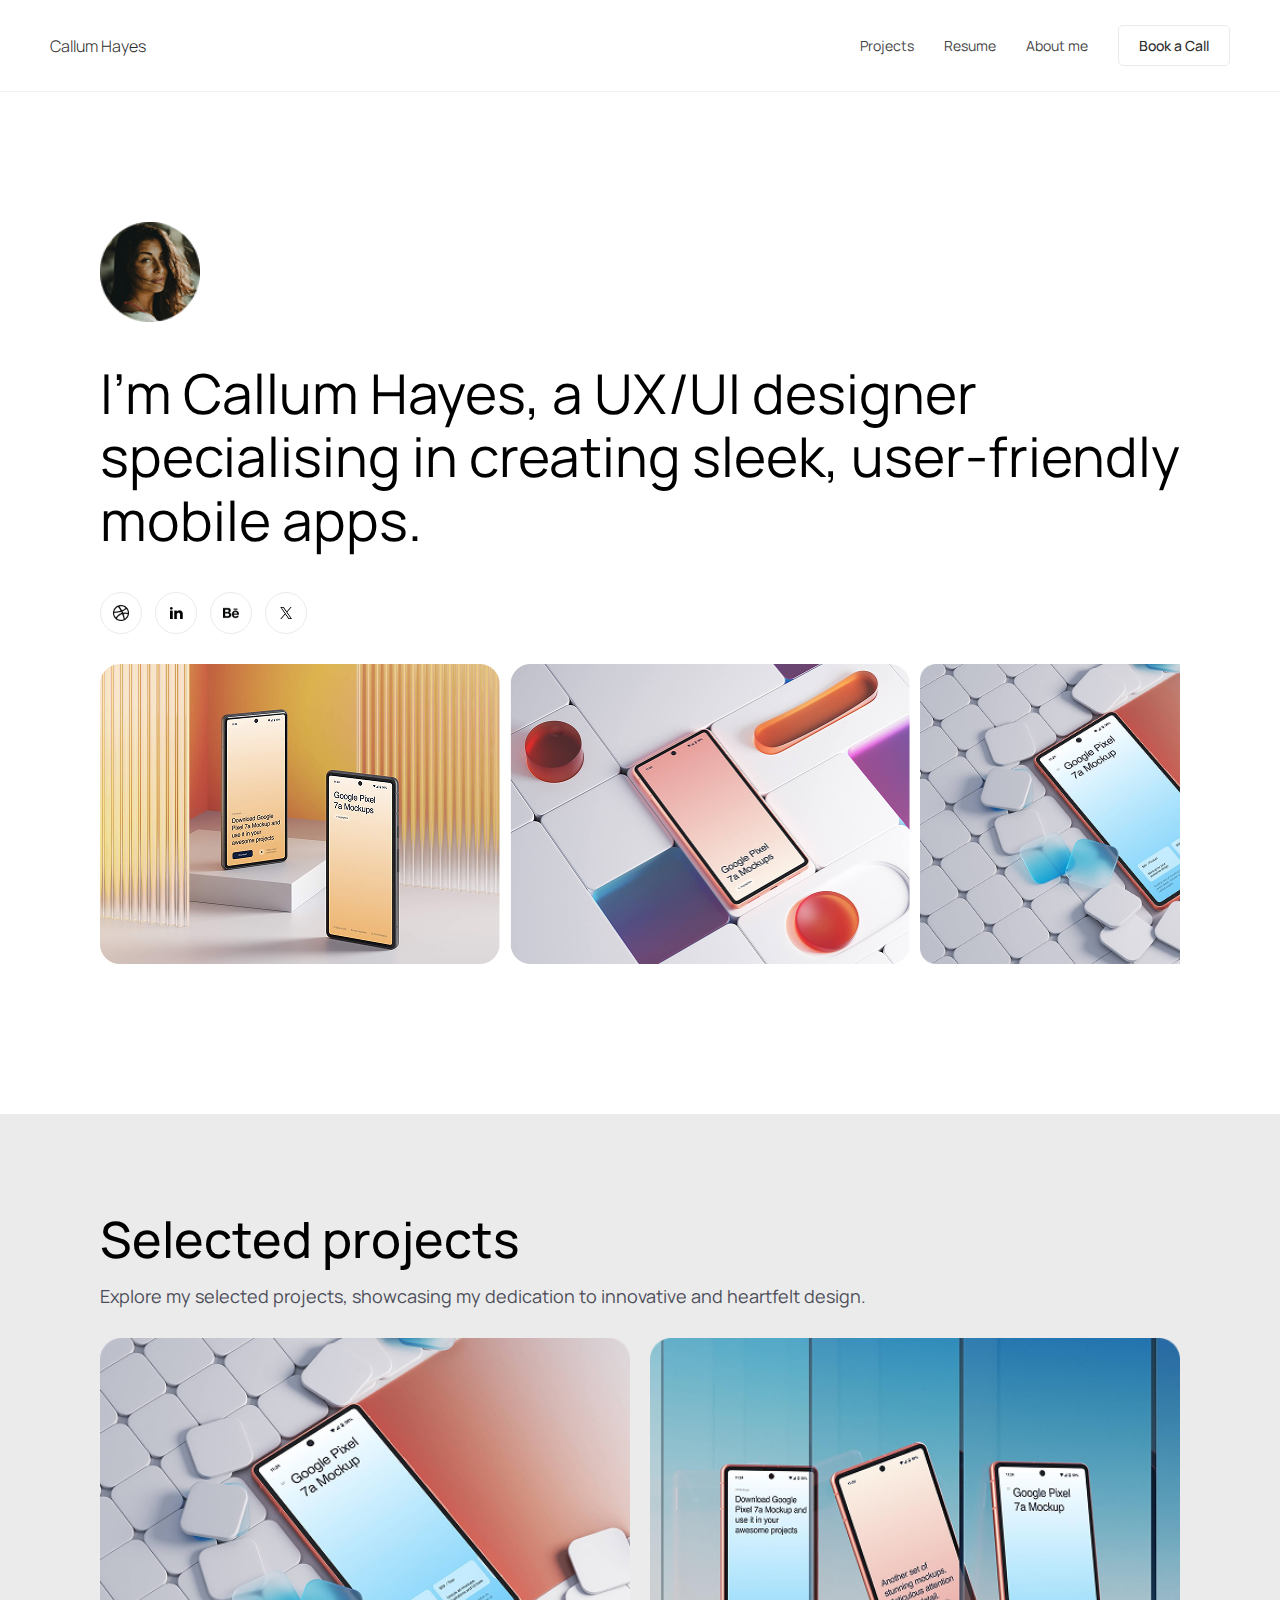
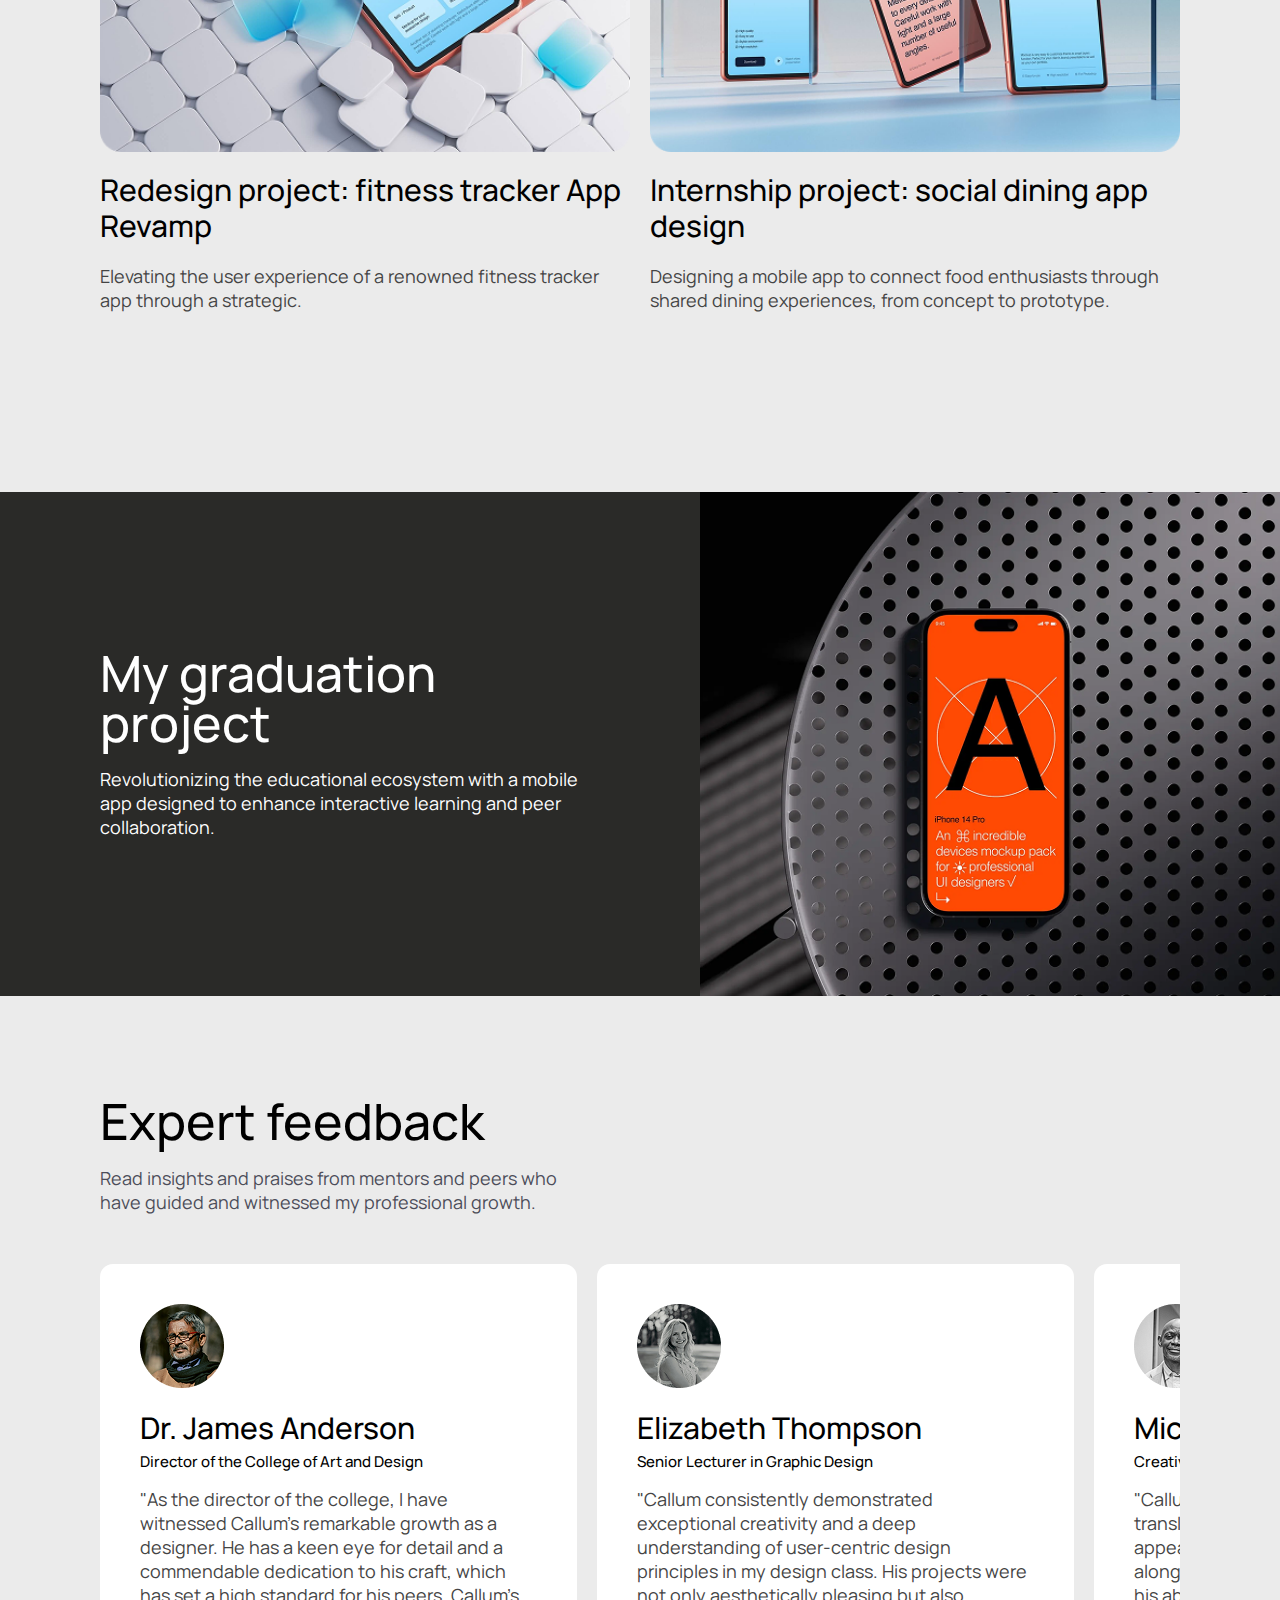
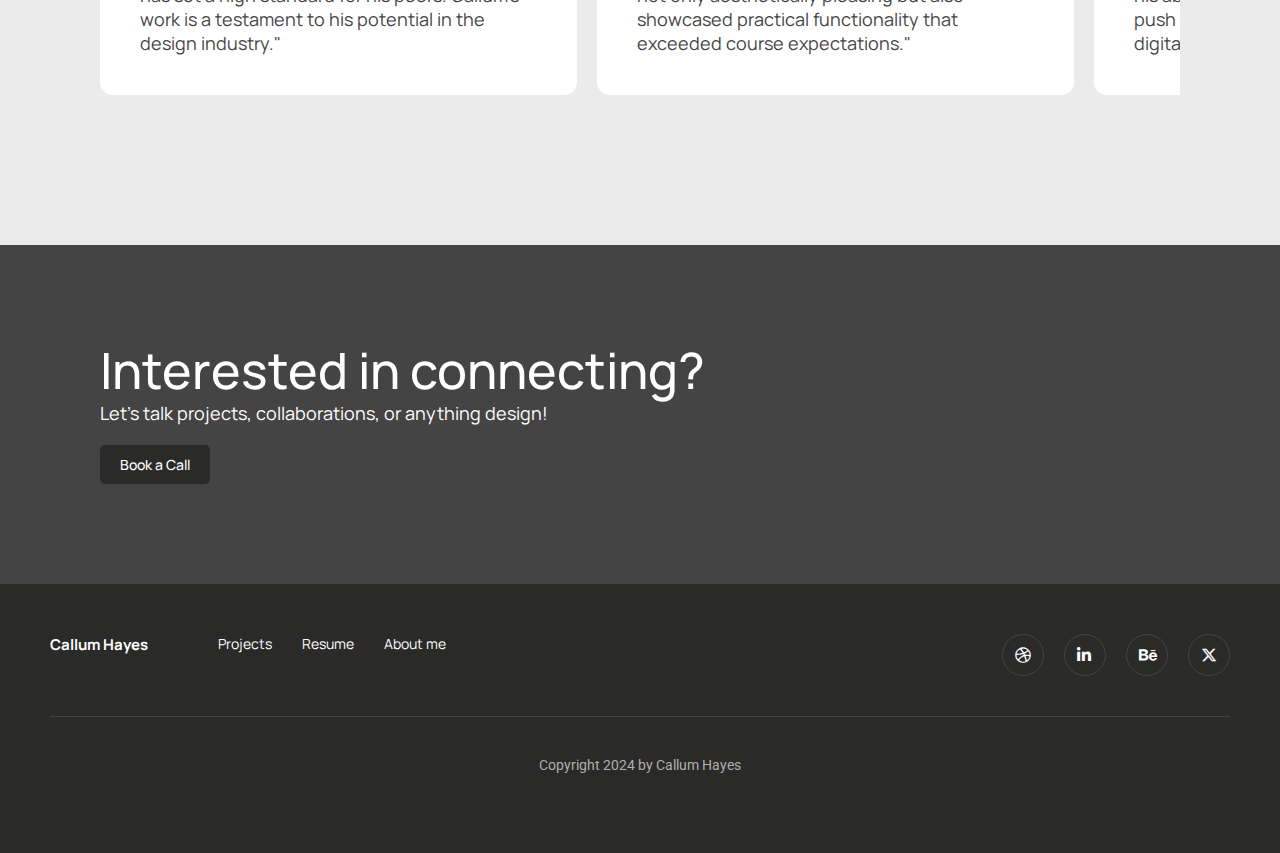
<file: index.html>
<!DOCTYPE html>
<html lang="en">
<head>
  <meta charset="UTF-8">
  <meta name="viewport" content="width=device-width, initial-scale=1.0">
  <title>Portfolio Website - Oge</title>
  <link rel="stylesheet" href="css/styles.css">
  <link rel="stylesheet" href="https://cdnjs.cloudflare.com/ajax/libs/font-awesome/6.5.0/css/all.min.css" integrity="sha512-..." crossorigin="anonymous" referrerpolicy="no-referrer" />
</head>

<body>

  <header>
    <!-- CONTENT -->
    <div class="header-content">
      <h1 class="logo"><a href="index.html">Callum Hayes</a></h1>
      <button class="button menu-button" id="menuButton">Menu</button>
      <nav class="links" id="navLinks">
        <ul>
          <li><a href="pages/projects.html">Projects</a></li>
          <li><a href="pages/resume.html">Resume</a></li>
          <li><a href="pages/about.html">About me</a></li>
        </ul>
        <a href="#" onclick="event.preventDefault();" class="button white-button">Book a Call</a>
      </nav>
    </div>
    <!-- DIVIDER -->
    <div class="divider"></div>
  </header>

  <main>
    <section class="one">
      <!-- CONTENT -->
      <div class="content">
        <img class="profile-picture" src="images/profiles/profile-1.png" alt="Site Owner's Image - Callum Hayes">
        <p class="regular-heading">I'm Callum Hayes, a UX/UI designer specialising in creating sleek, user-friendly mobile apps.</p>
        <div class="icons white-icons">
          <a class="icon">
            <img src="images/icons/dribbble.png" alt="Dribbble Icon">
          </a>
          <a class="icon">
            <img src="images/icons/linkedin.png" alt="Linkedin Icon">
          </a>
          <a class="icon">
            <img src="images/icons/behance.png" alt="Behance Icon">
          </a>
          <a class="icon">
            <img src="images/icons/x.png" alt="X Icon" style="width: 12px; height: 12px;"> <!-- Inline CSS was used because this icon is bigger than the other icons. -->
          </a>
        </div>
      </div>
      <!-- CAROUSEL -->
      <div class="carousel">
        <img src="images/projects/project-1.png" alt="Project Image" draggable="false">
        <img src="images/projects/project-2.png" alt="Project Image" draggable="false">
        <img src="images/projects/project-3.png" alt="Project Image" draggable="false">
      </div>
    </section>

    <section class="two">
      <!-- CONTENT -->
      <div class="content">
        <h2 class="medium-heading">Selected projects</h2>
        <p class="paragraph">Explore my selected projects, showcasing my dedication to innovative and heartfelt design.</p>
      </div>
      <!-- PROJECTS -->
      <div class="projects">
        <a href="pages/projects/project-1.html" class="project">
          <img src="images/projects/project-3.png" alt="Project Image">
          <h3 class="small-heading">Redesign project: fitness tracker App Revamp</h3>
          <p class="paragraph">Elevating the user experience of a renowned fitness tracker app through a strategic.</p>
        </a>
        <a href="pages/projects/project-1.html" class="project">
          <img src="images/projects/project-4.png" alt="Project Image">
          <h3 class="small-heading">Internship project: social dining app design</h3>
          <p class="paragraph">Designing a mobile app to connect food enthusiasts through shared dining experiences, from concept to prototype.</p>
        </div>
      </div>
    </section>

    <section class="three">
      <!-- CONTENT -->
      <div class="content">
        <h2 class="medium-heading">My graduation project</h2>
        <p class="paragraph">Revolutionizing the educational ecosystem with a mobile app designed to enhance interactive learning and peer collaboration.</p>
      </div>
      <!-- IMAGE -->
      <div class="image">
        <img src="images/projects/project-5.png" alt="Project Image">
      </div>
    </section>

    <section class="four">
      <!-- CONTENT -->
      <div class="content">
        <h2 class="medium-heading">Expert feedback</h2>
        <p class="paragraph">Read insights and praises from mentors and peers who have guided and witnessed my professional growth.</p>
      </div>
      <!-- TESTIMONIALS -->
      <div class="testimonials carousel">
        <div class="testimonial">
          <img src="images/profiles/profile-2.png" alt="Testimonial Profile Image">
          <figure>
            <figcaption>
              <p class="small-heading">Dr. James Anderson</p>
              <p class="caption">Director of the College of Art and Design</p>
            </figcaption>
            <blockquote>
              <p class="paragraph">"As the director of the college, I have witnessed Callum's remarkable growth as a designer. He has a keen eye for detail and a commendable dedication to his craft, which has set a high standard for his peers. Callum's work is a testament to his potential in the design industry."</p>
            </blockquote>
          </figure>
        </div>
        <div class="testimonial">
          <img src="images/profiles/profile-3.png" alt="Testimonial Profile Image">
          <figure>
            <figcaption>
              <p class="small-heading">Elizabeth Thompson</p>
              <p class="caption">Senior Lecturer in Graphic Design</p>
            </figcaption>
            <blockquote>
              <p class="paragraph">"Callum consistently demonstrated exceptional creativity and a deep understanding of user-centric design principles in my design class. His projects were not only aesthetically pleasing but also showcased practical functionality that exceeded course expectations."</p>
            </blockquote>
          </figure>
        </div>
        <div class="testimonial">
          <img src="images/profiles/profile-4.png" alt="Testimonial Profile Image">
          <figure>
            <figcaption>
              <p class="small-heading">Michael Richards</p>
              <p class="caption">Creative Director & Design Mentor</p>
            </figcaption>
            <blockquote>
              <p class="paragraph">"Callum has an extraordinary talent for translating complex concepts into visually appealing and intuitive designs. Working alongside him as a mentor, I was impressed by his ability to seamlessly integrate feedback and push the boundaries of what's possible in digital design."</p>
            </blockquote>
          </figure>
        </div>
      </div>
    </section>
    
    <section class="contact">
      <!-- CONTENT -->
      <div class="content">
        <p class="medium-heading">Interested in connecting?</p>
        <p class="paragraph">Let’s talk projects, collaborations, or anything design!</p>
      </div>
      <a href="#" onclick="event.preventDefault();" class="button black-button">Book a Call</a>
    </section>
  </main>

  <footer>
    <div class="footer-links">
      <!-- CONTENT -->
      <div class="content">
        <p><a href="index.html">Callum Hayes</a></p>
        <nav>
          <ul>
            <li><a href="pages/projects.html">Projects</a></li>
            <li><a href="pages/resume.html">Resume</a></li>
            <li><a href="pages/about.html">About me</a></li>
          </ul>
        </nav>
      </div>
      <!-- ICONS -->
      <div class="icons black-icons" aria-label="Dribbble Icon">
        <a class="icon">
          <i class="fa-brands fa-dribbble"></i>
        </a>
        <a class="icon" aria-label="Dribbble Icon">
          <i class="fa-brands fa-linkedin-in"></i>
        </a>
        <a class="icon" aria-label="Behance Icon">
          <i class="fa-brands fa-behance"></i>
        </a>
        <a class="icon" aria-label="X Icon">
          <i class="fa-brands fa-x-twitter"></i>
        </a>
      </div>
    </div>
    <!-- DIVIDER -->
    <div class="divider"></div>
    <!-- COPYRIGHT -->
    <p class="copyright">Copyright 2024 by Callum Hayes</p>
    
  </footer>
  
  <script src="js/app.js"></script>
</body>
</html>
</file>
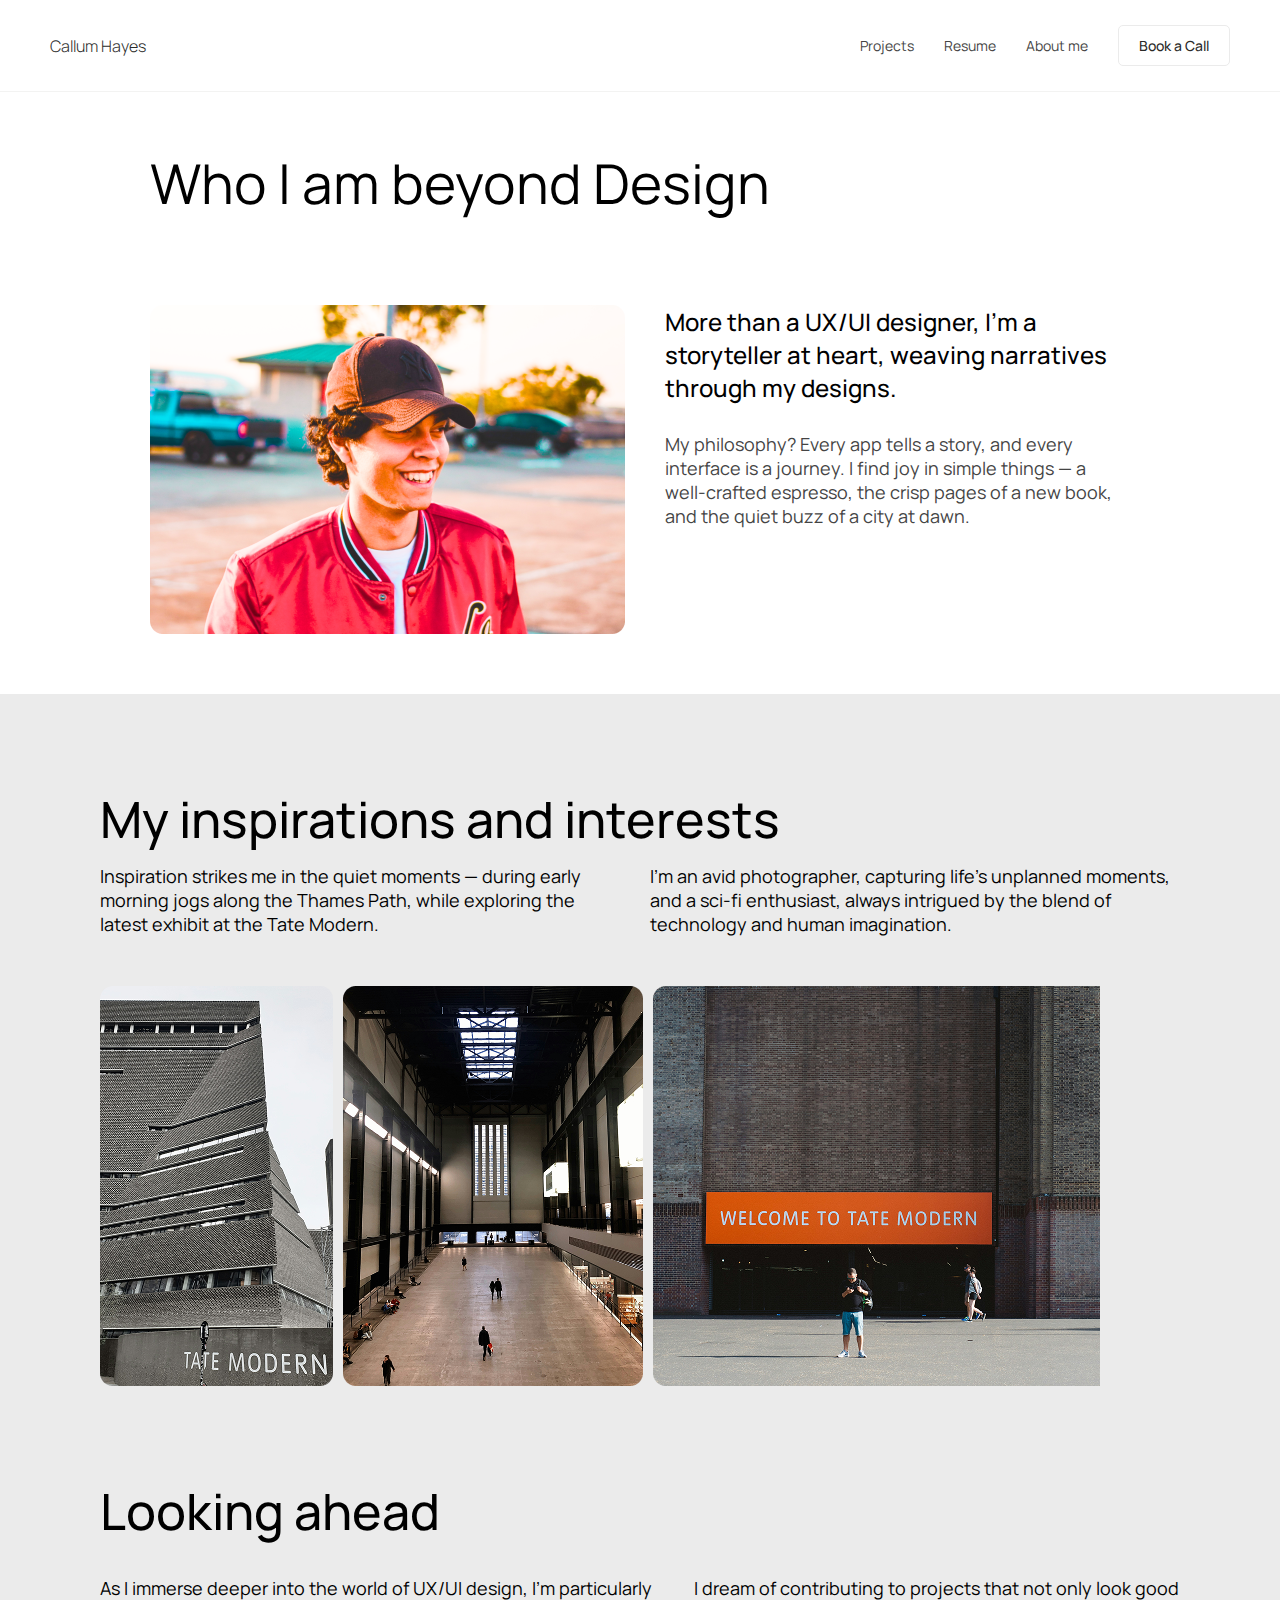
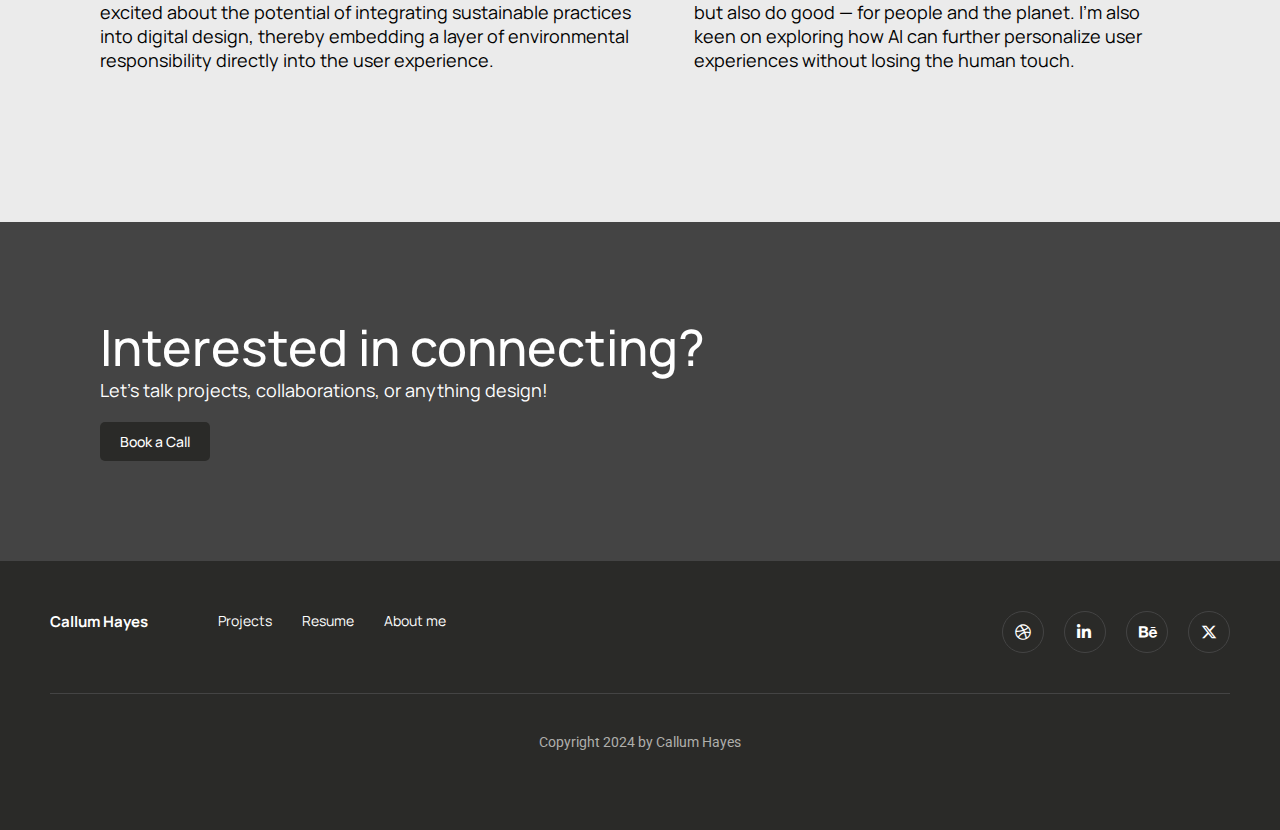
<file: pages/about.html>
<!DOCTYPE html>
<html lang="en">
<head>
  <meta charset="UTF-8">
  <meta name="viewport" content="width=device-width, initial-scale=1.0">
  <title>Portfolio Website - Oge</title>
  <link rel="stylesheet" href="../css/styles.css">
  <link rel="stylesheet" href="https://cdnjs.cloudflare.com/ajax/libs/font-awesome/6.5.0/css/all.min.css" integrity="sha512-..." crossorigin="anonymous" referrerpolicy="no-referrer" />
</head>

<body>

  <header>
    <!-- CONTENT -->
    <div class="header-content">
      <h1 class="logo"><a href="../index.html">Callum Hayes</a></h1>
      <button class="button menu-button" id="menuButton">Menu</button>
      <nav class="links" id="navLinks">
        <ul>
          <li><a href="projects.html">Projects</a></li>
          <li><a href="resume.html">Resume</a></li>
          <li><a href="about.html">About me</a></li>
        </ul>
        <a href="#" onclick="event.preventDefault();" class="button white-button">Book a Call</a>
      </nav>
    </div>
    <!-- DIVIDER -->
    <div class="divider"></div>
  </header>

  <main>
    <section class="seven">
      <h2 class="regular-heading">Who I am beyond Design</h2>
      <div class="container">
        <!-- IMAGE -->
        <img src="../images/about-page/image-1.png" alt="Website Owner's Image">
        <!-- CONTENT -->
        <div class="content">
          <p class="about-paragraph">More than a UX/UI designer, I'm a storyteller at heart, weaving narratives through my designs.</p>
          <p class="paragraph">My philosophy? Every app tells a story, and every interface is a journey. I find joy in simple things — a well-crafted espresso, the crisp pages of a new book, and the quiet buzz of a city at dawn.</p>
        </div>
      </div>
    </section>

    <section class="eight">
      <div class="content">
        <h2 class="medium-heading">My inspirations and interests</h2>
        <div class="two-columns">
          <p class="paragraph">Inspiration strikes me in the quiet moments — during early morning jogs along the Thames Path, while exploring the latest exhibit at the Tate Modern.</p>
          <p class="paragraph">I'm an avid photographer, capturing life's unplanned moments, and a sci-fi enthusiast, always intrigued by the blend of technology and human imagination.</p>
        </div>
      </div>
      <div class="interests carousel">
        <img src="../images/about-page/image-2.png" alt="Exterior Architecture">
        <img src="../images/about-page/image-3.png" alt="Interior Architecture">
        <img src="../images/about-page/image-4.png" alt="Signage">
      </div>
    </section>

    <section class="nine">
      <div class="content">
        <h2 class="medium-heading">Looking ahead</h2>
        <div class="two-columns">
          <p class="paragraph">As I immerse deeper into the world of UX/UI design, I'm particularly excited about the potential of integrating sustainable practices into digital design, thereby embedding a layer of environmental responsibility directly into the user experience.</p>
          <p class="paragraph">I dream of contributing to projects that not only look good but also do good — for people and the planet. I'm also keen on exploring how AI can further personalize user experiences without losing the human touch.</p>
        </div>
      </div>
    </section>
    
    <section class="contact">
      <!-- CONTENT -->
      <div class="content">
        <p class="medium-heading">Interested in connecting?</p>
        <p class="paragraph">Let’s talk projects, collaborations, or anything design!</p>
      </div>
      <a href="#" onclick="event.preventDefault();" class="button black-button">Book a Call</a>
    </section>
  </main>

  <footer>
    <div class="footer-links">
      <!-- CONTENT -->
      <div class="content">
        <p><a href="../index.html">Callum Hayes</a></p>
        <nav>
          <ul>
            <li><a href="projects.html">Projects</a></li>
            <li><a href="resume.html">Resume</a></li>
            <li><a href="about.html">About me</a></li>
          </ul>
        </nav>
      </div>
      <!-- ICONS -->
      <div class="icons black-icons" aria-label="Dribbble Icon">
        <a class="icon">
          <i class="fa-brands fa-dribbble"></i>
        </a>
        <a class="icon" aria-label="Dribbble Icon">
          <i class="fa-brands fa-linkedin-in"></i>
        </a>
        <a class="icon" aria-label="Behance Icon">
          <i class="fa-brands fa-behance"></i>
        </a>
        <a class="icon" aria-label="X Icon">
          <i class="fa-brands fa-x-twitter"></i>
        </a>
      </div>
    </div>
    <!-- DIVIDER -->
    <div class="divider"></div>
    <!-- COPYRIGHT -->
    <p class="copyright">Copyright 2024 by Callum Hayes</p>
    
  </footer>
  
  <script src="../js/app.js"></script>
</body>
</html>
</file>
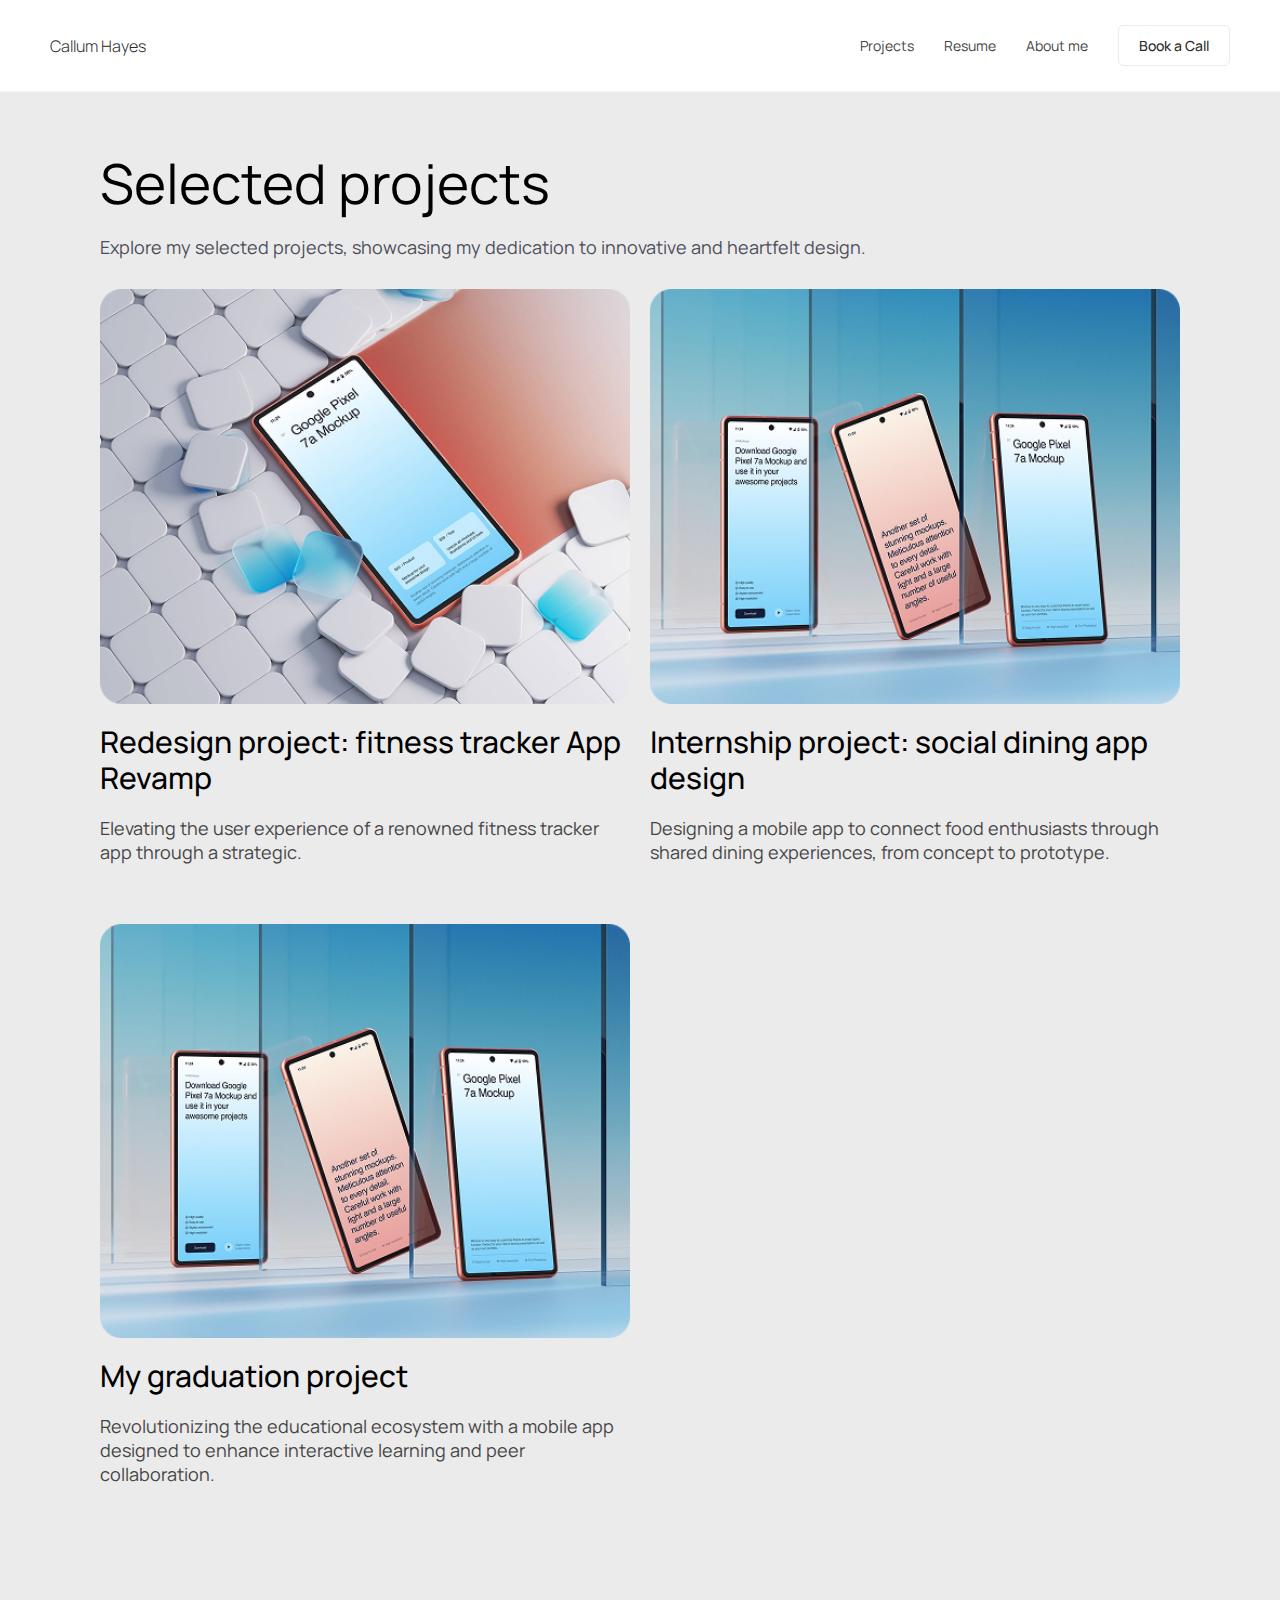
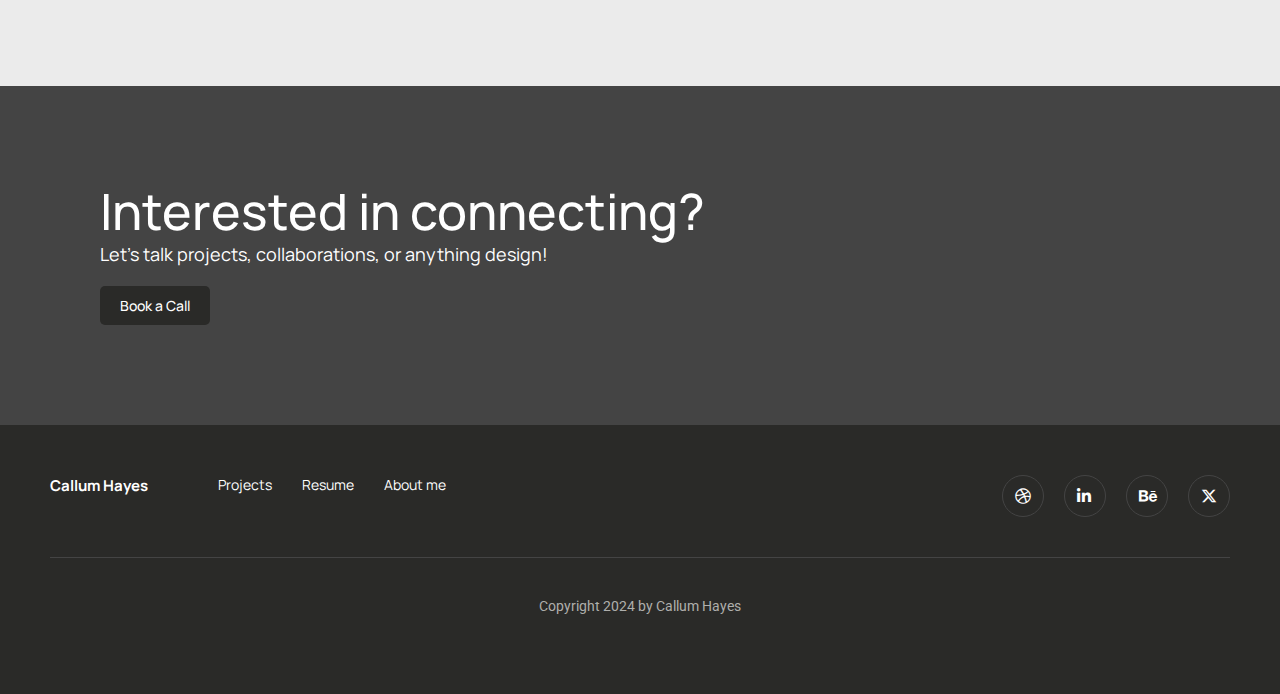
<file: pages/projects.html>
<!DOCTYPE html>
<html lang="en">
<head>
  <meta charset="UTF-8">
  <meta name="viewport" content="width=device-width, initial-scale=1.0">
  <title>Portfolio Website - Oge</title>
  <link rel="stylesheet" href="../css/styles.css">
  <link rel="stylesheet" href="https://cdnjs.cloudflare.com/ajax/libs/font-awesome/6.5.0/css/all.min.css" integrity="sha512-..." crossorigin="anonymous" referrerpolicy="no-referrer" />
</head>

<body>

  <header>
    <!-- CONTENT -->
    <div class="header-content">
      <h1 class="logo"><a href="../index.html">Callum Hayes</a></h1>
      <button class="button menu-button" id="menuButton">Menu</button>
      <nav class="links" id="navLinks">
        <ul>
          <li><a href="projects.html">Projects</a></li>
          <li><a href="resume.html">Resume</a></li>
          <li><a href="about.html">About me</a></li>
        </ul>
        <a href="#" onclick="event.preventDefault();" class="button white-button">Book a Call</a>
      </nav>
    </div>
    <!-- DIVIDER -->
    <div class="divider"></div>
  </header>

  <main>
    <section class="two projects-page">
      <!-- CONTENT -->
      <div class="content">
        <h2 class="regular-heading">Selected projects</h2>
        <p class="paragraph">Explore my selected projects, showcasing my dedication to innovative and heartfelt design.</p>
      </div>
      <!-- PROJECTS -->
      <div class="projects">
        <div class="project">
          <img src="../images/projects/project-3.png" alt="Project Image">
          <h3 class="small-heading">Redesign project: fitness tracker App Revamp</h3>
          <p class="paragraph">Elevating the user experience of a renowned fitness tracker app through a strategic.</p>
        </div>
        <div class="project">
          <img src="../images/projects/project-4.png" alt="Project Image">
          <h3 class="small-heading">Internship project: social dining app design</h3>
          <p class="paragraph">Designing a mobile app to connect food enthusiasts through shared dining experiences, from concept to prototype.</p>
        </div>
        <div class="project">
          <img src="../images/projects/project-4.png" alt="Project Image">
          <h3 class="small-heading">My graduation project</h3>
          <p class="paragraph">Revolutionizing the educational ecosystem with a mobile app designed to enhance interactive learning and peer collaboration.</p>
        </div>
      </div>
    </section>

    
    <section class="contact">
      <!-- CONTENT -->
      <div class="content">
        <p class="medium-heading">Interested in connecting?</p>
        <p class="paragraph">Let’s talk projects, collaborations, or anything design!</p>
      </div>
      <a href="#" onclick="event.preventDefault();" class="button black-button">Book a Call</a>
    </section>
  </main>

  <footer>
    <div class="footer-links">
      <!-- CONTENT -->
      <div class="content">
        <p><a href="../index.html">Callum Hayes</a></p>
        <nav>
          <ul>
            <li><a href="projects.html">Projects</a></li>
            <li><a href="resume.html">Resume</a></li>
            <li><a href="about.html">About me</a></li>
          </ul>
        </nav>
      </div>
      <!-- ICONS -->
      <div class="icons black-icons" aria-label="Dribbble Icon">
        <a class="icon">
          <i class="fa-brands fa-dribbble"></i>
        </a>
        <a class="icon" aria-label="Dribbble Icon">
          <i class="fa-brands fa-linkedin-in"></i>
        </a>
        <a class="icon" aria-label="Behance Icon">
          <i class="fa-brands fa-behance"></i>
        </a>
        <a class="icon" aria-label="X Icon">
          <i class="fa-brands fa-x-twitter"></i>
        </a>
      </div>
    </div>
    <!-- DIVIDER -->
    <div class="divider"></div>
    <!-- COPYRIGHT -->
    <p class="copyright">Copyright 2024 by Callum Hayes</p>
    
  </footer>
  
  <script src="../js/app.js"></script>
</body>
</html>
</file>
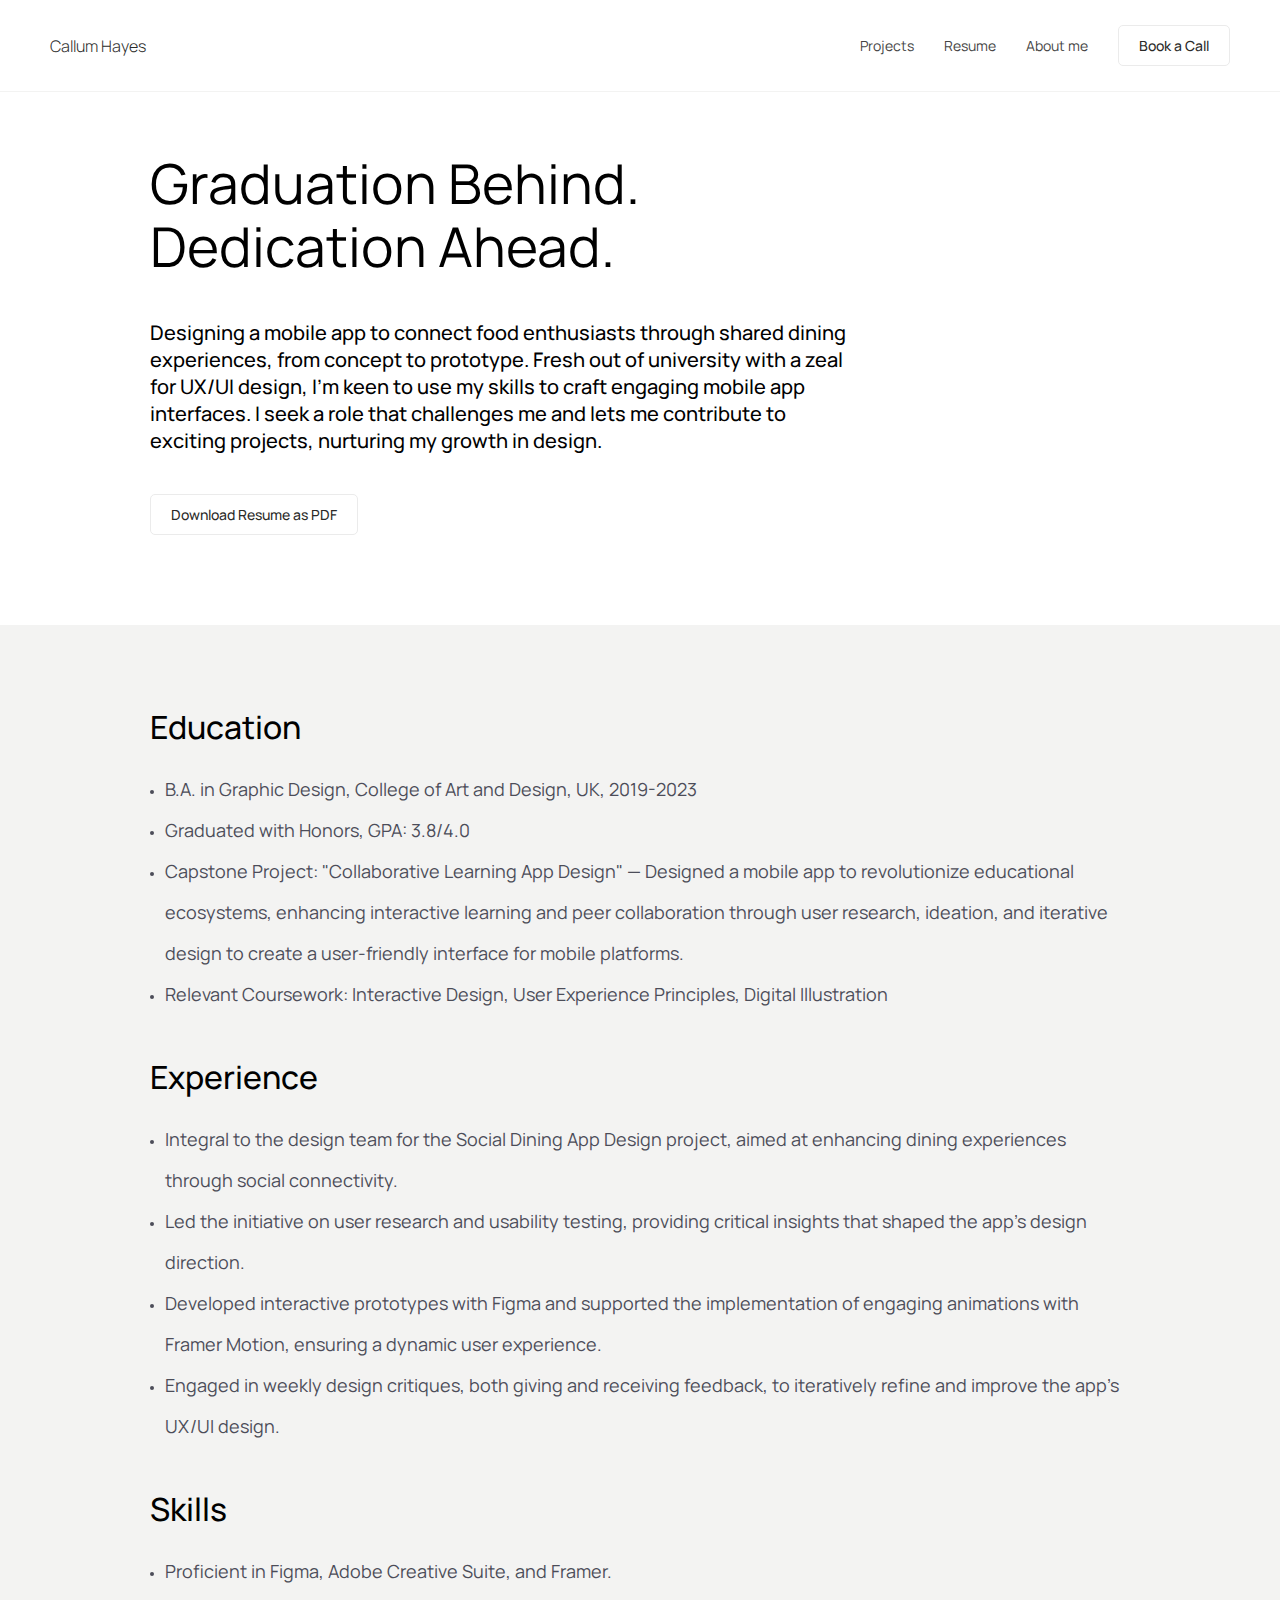
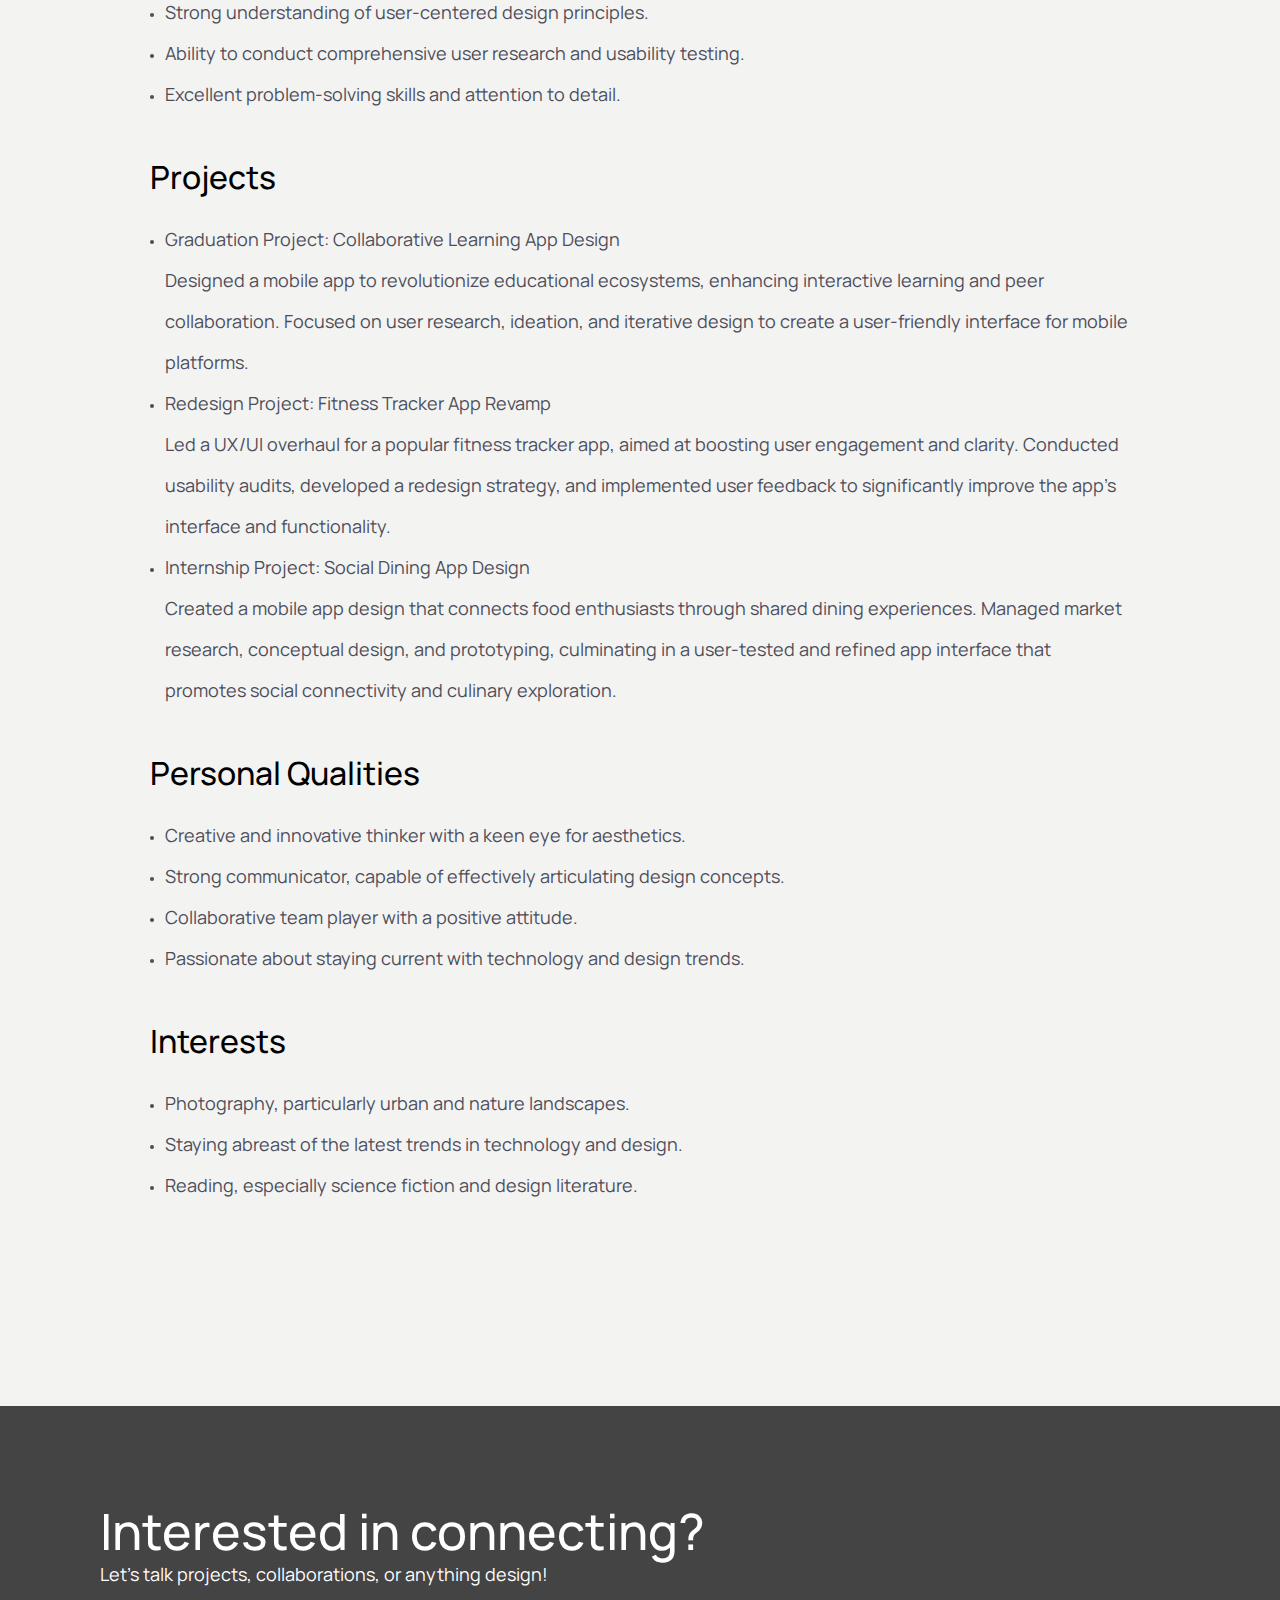
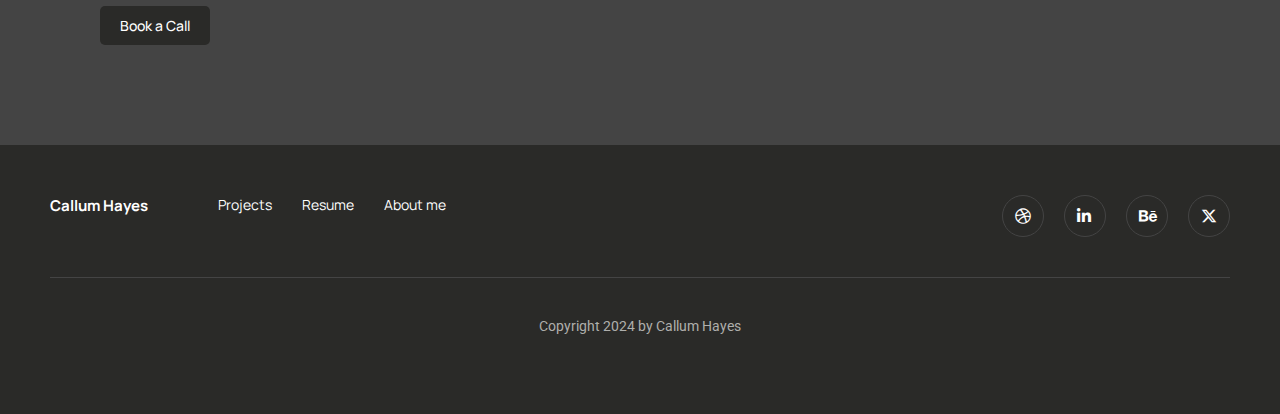
<file: pages/resume.html>
<!DOCTYPE html>
<html lang="en">
<head>
  <meta charset="UTF-8">
  <meta name="viewport" content="width=device-width, initial-scale=1.0">
  <title>Portfolio Website - Oge</title>
  <link rel="stylesheet" href="../css/styles.css">
  <link rel="stylesheet" href="https://cdnjs.cloudflare.com/ajax/libs/font-awesome/6.5.0/css/all.min.css" integrity="sha512-..." crossorigin="anonymous" referrerpolicy="no-referrer" />
</head>

<body>

  <header>
    <!-- CONTENT -->
    <div class="header-content">
      <h1 class="logo"><a href="../index.html">Callum Hayes</a></h1>
      <button class="button menu-button" id="menuButton">Menu</button>
      <nav class="links" id="navLinks">
        <ul>
          <li><a href="projects.html">Projects</a></li>
          <li><a href="resume.html">Resume</a></li>
          <li><a href="about.html">About me</a></li>
        </ul>
        <a href="#" onclick="event.preventDefault();" class="button white-button">Book a Call</a>
      </nav>
    </div>
    <!-- DIVIDER -->
    <div class="divider"></div>
  </header>

  <main>
    <section class="five">
      <!-- CONTENT -->
      <div class="content">
        <h2 class="regular-heading">Graduation Behind.<br>Dedication Ahead.</h2>
        <p class="medium-paragraph">Designing a mobile app to connect food enthusiasts through shared dining experiences, from concept to prototype. Fresh out of university with a zeal for UX/UI design, I'm keen to use my skills to craft engaging mobile app interfaces. I seek a role that challenges me and lets me contribute to exciting projects, nurturing my growth in design.</p>
        <button class="button white-button">Download Resume as PDF</button>
      </div>
    </section>

    <section class="six">
      <div class="container">
        <h2 class="resume-heading">Education</h2>
        <ul class="paragraph">
          <li>B.A. in Graphic Design, College of Art and Design, UK, 2019-2023</li>
          <li>Graduated with Honors, GPA: 3.8/4.0</li>
          <li>Capstone Project: "Collaborative Learning App Design" — Designed a mobile app to revolutionize educational ecosystems, enhancing interactive learning and peer collaboration through user research, ideation, and iterative design to create a user-friendly interface for mobile platforms.</li>
          <li>Relevant Coursework: Interactive Design, User Experience Principles, Digital Illustration</li>
        </ul>
      </div>
      <div class="container">
        <h2 class="resume-heading">Experience</h2>
        <ul class="paragraph">
          <li>Integral to the design team for the Social Dining App Design project, aimed at enhancing dining experiences through social connectivity.</li>
          <li>Led the initiative on user research and usability testing, providing critical insights that shaped the app’s design direction.</li>
          <li>Developed interactive prototypes with Figma and supported the implementation of engaging animations with Framer Motion, ensuring a dynamic user experience.</li>
          <li>Engaged in weekly design critiques, both giving and receiving feedback, to iteratively refine and improve the app’s UX/UI design.</li>
        </ul>
      </div>
      <div class="container">
        <h2 class="resume-heading">Skills</h2>
        <ul class="paragraph">
          <li>Proficient in Figma, Adobe Creative Suite, and Framer.</li>
          <li>Strong understanding of user-centered design principles.</li>
          <li>Ability to conduct comprehensive user research and usability testing.</li>
          <li>Excellent problem-solving skills and attention to detail.</li>
        </ul>
      </div>
      <div class="container">
        <h2 class="resume-heading">Projects</h2>
        <ul class="paragraph">
          <li>Graduation Project: Collaborative Learning App Design<br>Designed a mobile app to revolutionize educational ecosystems, enhancing interactive learning and peer collaboration. Focused on user research, ideation, and iterative design to create a user-friendly interface for mobile platforms.</li>
          <li>Redesign Project: Fitness Tracker App Revamp<br>Led a UX/UI overhaul for a popular fitness tracker app, aimed at boosting user engagement and clarity. Conducted usability audits, developed a redesign strategy, and implemented user feedback to significantly improve the app's interface and functionality.</li>
          <li>Internship Project: Social Dining App Design<br>Created a mobile app design that connects food enthusiasts through shared dining experiences. Managed market research, conceptual design, and prototyping, culminating in a user-tested and refined app interface that promotes social connectivity and culinary exploration.</li>
        </ul>
      </div>
      <div class="container">
        <h2 class="resume-heading">Personal Qualities</h2>
        <ul class="paragraph">
          <li>Creative and innovative thinker with a keen eye for aesthetics.</li>
          <li>Strong communicator, capable of effectively articulating design concepts.</li>
          <li>Collaborative team player with a positive attitude.</li>
          <li>Passionate about staying current with technology and design trends.</li>
        </ul>
      </div>
      <div class="container">
        <h2 class="resume-heading">Interests</h2>
        <ul class="paragraph">
          <li>Photography, particularly urban and nature landscapes.</li>
          <li>Staying abreast of the latest trends in technology and design.</li>
          <li>Reading, especially science fiction and design literature.</li>
        </ul>
      </div>
    </section>

    
    <section class="contact">
      <!-- CONTENT -->
      <div class="content">
        <p class="medium-heading">Interested in connecting?</p>
        <p class="paragraph">Let’s talk projects, collaborations, or anything design!</p>
      </div>
      <a href="#" onclick="event.preventDefault();" class="button black-button">Book a Call</a>
    </section>
  </main>

  <footer>
    <div class="footer-links">
      <!-- CONTENT -->
      <div class="content">
        <p><a href="../index.html">Callum Hayes</a></p>
        <nav>
          <ul>
            <li><a href="projects.html">Projects</a></li>
            <li><a href="resume.html">Resume</a></li>
            <li><a href="about.html">About me</a></li>
          </ul>
        </nav>
      </div>
      <!-- ICONS -->
      <div class="icons black-icons" aria-label="Dribbble Icon">
        <a class="icon">
          <i class="fa-brands fa-dribbble"></i>
        </a>
        <a class="icon" aria-label="Dribbble Icon">
          <i class="fa-brands fa-linkedin-in"></i>
        </a>
        <a class="icon" aria-label="Behance Icon">
          <i class="fa-brands fa-behance"></i>
        </a>
        <a class="icon" aria-label="X Icon">
          <i class="fa-brands fa-x-twitter"></i>
        </a>
      </div>
    </div>
    <!-- DIVIDER -->
    <div class="divider"></div>
    <!-- COPYRIGHT -->
    <p class="copyright">Copyright 2024 by Callum Hayes</p>
    
  </footer>
  
  <script src="../js/app.js"></script>
</body>
</html>
</file>
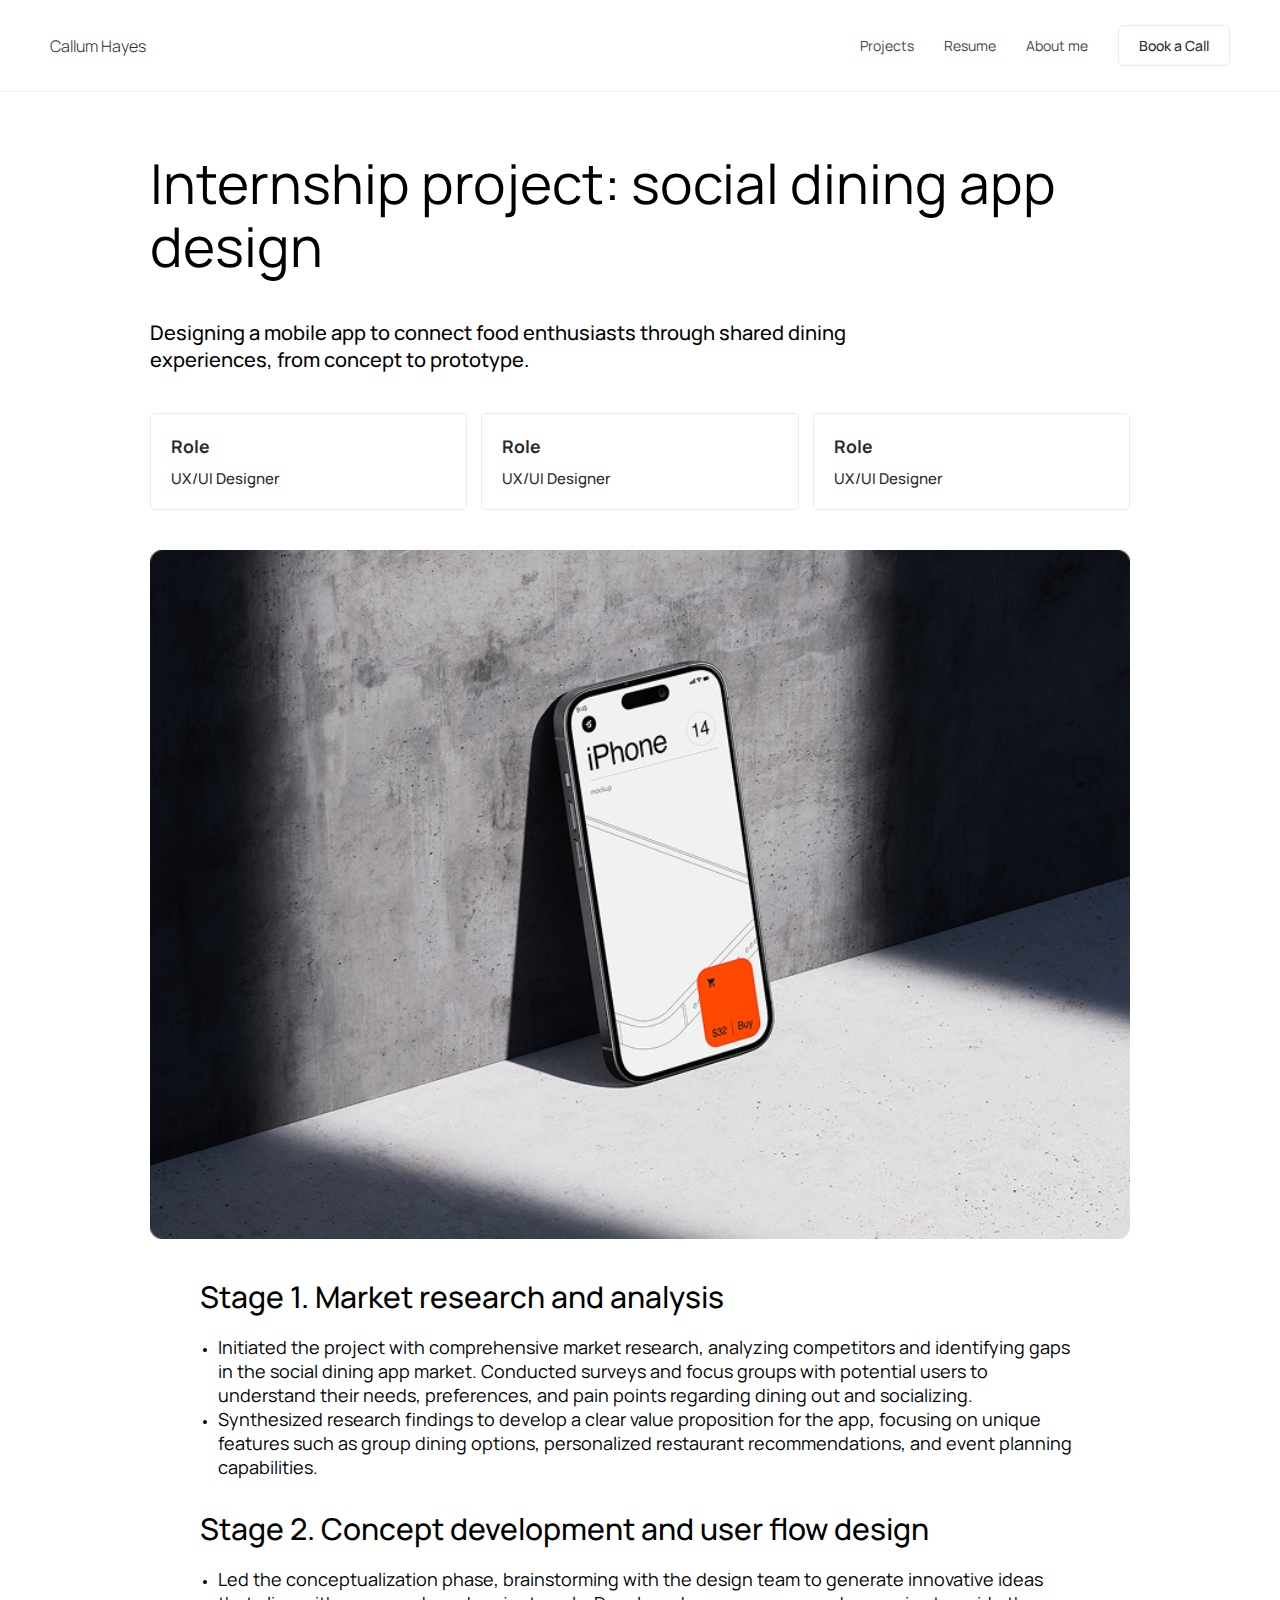
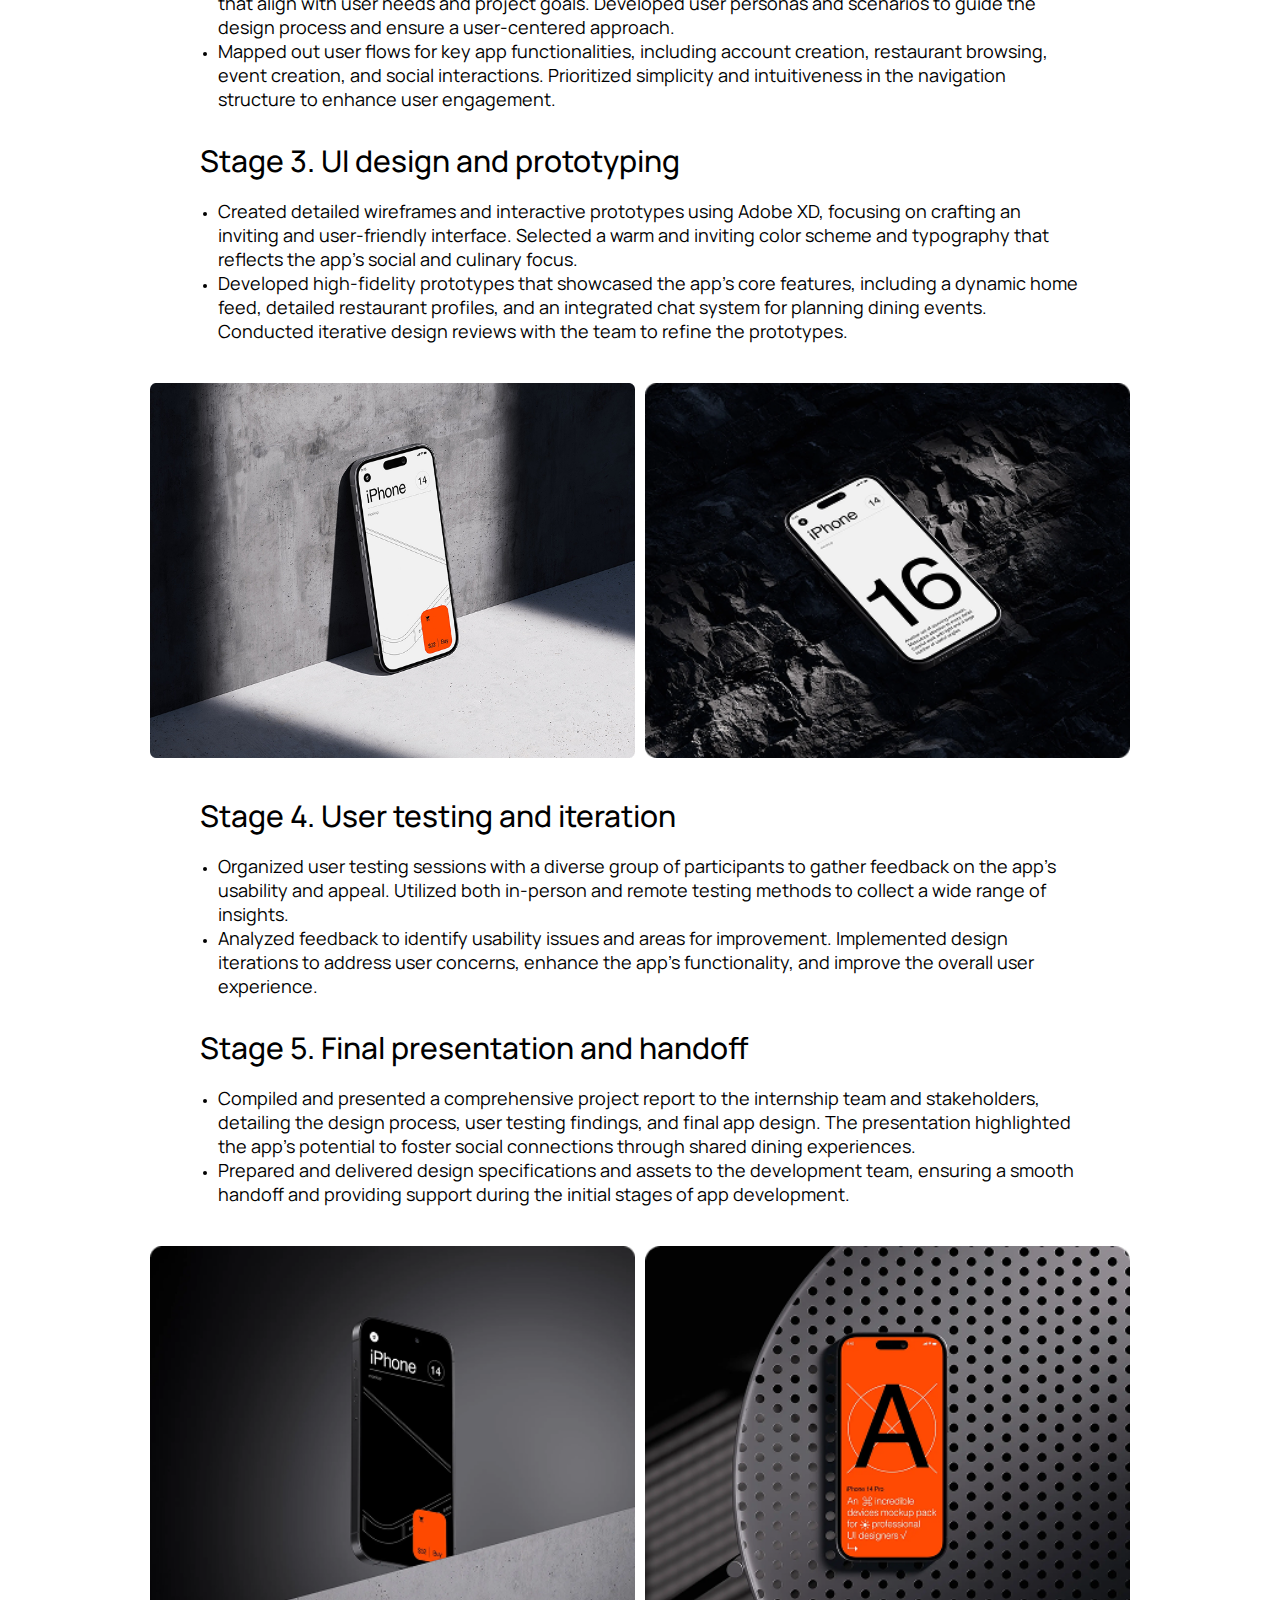
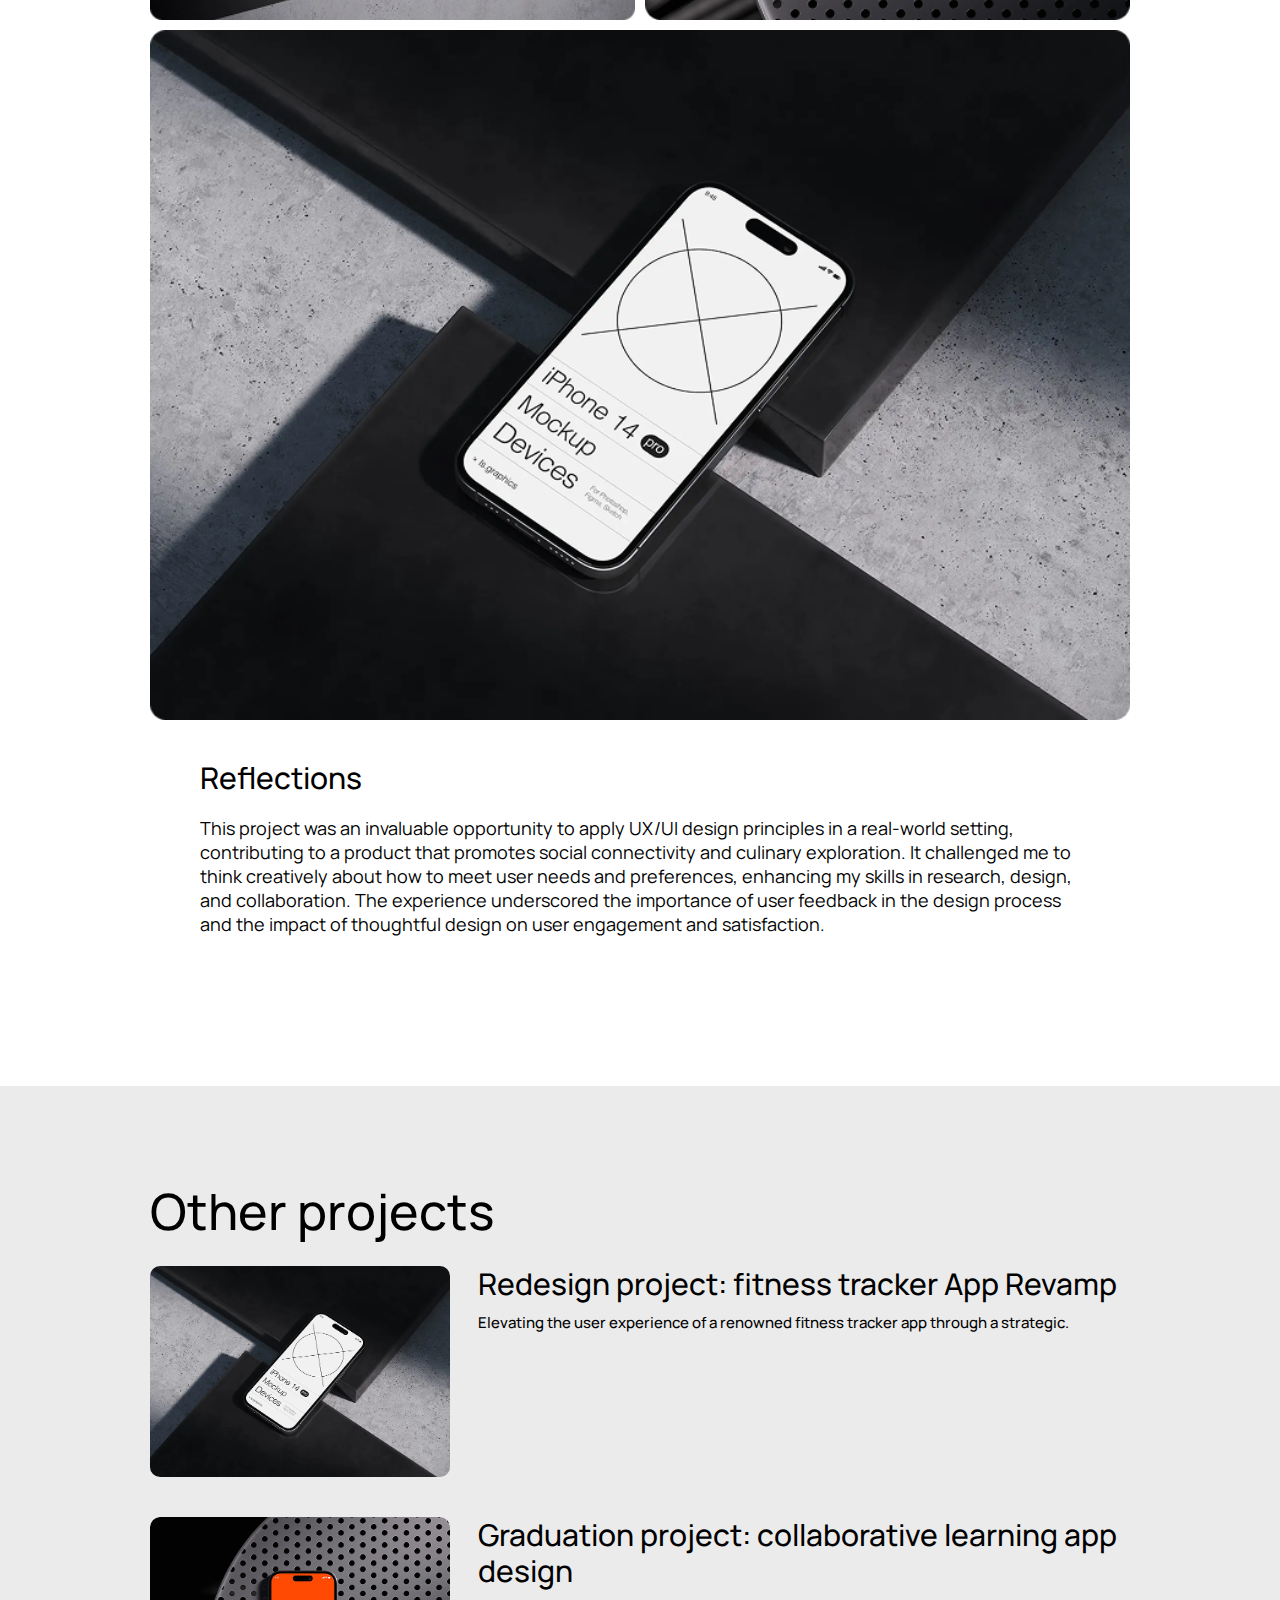
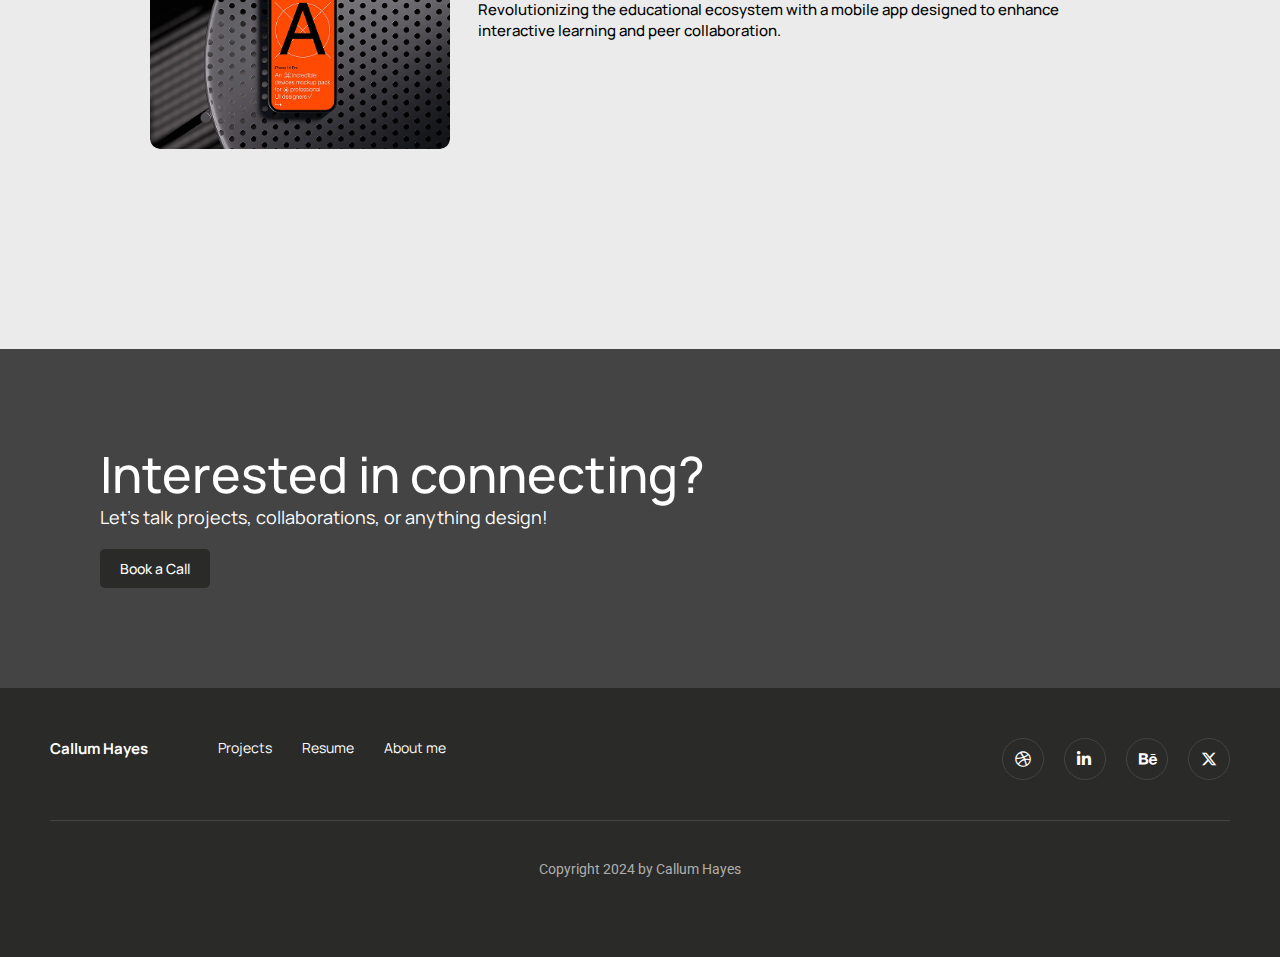
<file: pages/projects/project-1.html>
<!DOCTYPE html>
<html lang="en">
<head>
  <meta charset="UTF-8">
  <meta name="viewport" content="width=device-width, initial-scale=1.0">
  <title>Portfolio Website - Oge</title>
  <link rel="stylesheet" href="../../css/styles.css">
  <link rel="stylesheet" href="https://cdnjs.cloudflare.com/ajax/libs/font-awesome/6.5.0/css/all.min.css" integrity="sha512-..." crossorigin="anonymous" referrerpolicy="no-referrer" />
</head>

<body>

  <header>
    <!-- CONTENT -->
    <div class="header-content">
      <h1 class="logo"><a href="../../index.html">Callum Hayes</a></h1>
      <button class="button menu-button" id="menuButton">Menu</button>
      <nav class="links" id="navLinks">
        <ul>
          <li><a href="../projects.html">Projects</a></li>
          <li><a href="../resume.html">Resume</a></li>
          <li><a href="../about.html">About me</a></li>
        </ul>
        <a href="#" onclick="event.preventDefault();" class="button white-button">Book a Call</a>
      </nav>
    </div>
    <!-- DIVIDER -->
    <div class="divider"></div>
  </header>

  <main>
    <section class="ten">
      <!-- CONTENT -->
      <div class="content">
        <h2 class="regular-heading">Internship project: social dining app design</h2>
        <p class="medium-paragraph">Designing a mobile app to connect food enthusiasts through shared dining experiences, from concept to prototype.</p>
        <div class="roles">
          <div class="role button white-button">
            <h3>Role</h3>
            <p>UX/UI Designer</p>
          </div>
          <div class="role button white-button">
            <h3>Role</h3>
            <p>UX/UI Designer</p>
          </div>
          <div class="role button white-button extra">
            <h3>Role</h3>
            <p>UX/UI Designer</p>
          </div>
        </div>
        <!-- IMAGE -->
        <img src="../../images/project-page/image-1.png" alt="Project Image" class="image">
        <!-- STAGES PART ONE -->
        <div class="stages">
          <div class="stage">
            <h3 class="small-heading">Stage 1. Market research and analysis</h3>
            <ul class="paragraph">
              <li>Initiated the project with comprehensive market research, analyzing competitors and identifying gaps in the social dining app market. Conducted surveys and focus groups with potential users to understand their needs, preferences, and pain points regarding dining out and socializing.</li>
              <li>Synthesized research findings to develop a clear value proposition for the app, focusing on unique features such as group dining options, personalized restaurant recommendations, and event planning capabilities.</li>
            </ul>
          </div>
          <div class="stage">
            <h3 class="small-heading">Stage 2. Concept development and user flow design</h3>
            <ul class="paragraph">
              <li>Led the conceptualization phase, brainstorming with the design team to generate innovative ideas that align with user needs and project goals. Developed user personas and scenarios to guide the design process and ensure a user-centered approach.</li>
              <li>Mapped out user flows for key app functionalities, including account creation, restaurant browsing, event creation, and social interactions. Prioritized simplicity and intuitiveness in the navigation structure to enhance user engagement.</li>
            </ul>
          </div>
          <div class="stage">
            <h3 class="small-heading">Stage 3. UI design and prototyping</h3>
            <ul class="paragraph">
              <li>Created detailed wireframes and interactive prototypes using Adobe XD, focusing on crafting an inviting and user-friendly interface. Selected a warm and inviting color scheme and typography that reflects the app's social and culinary focus.</li>
              <li>Developed high-fidelity prototypes that showcased the app's core features, including a dynamic home feed, detailed restaurant profiles, and an integrated chat system for planning dining events. Conducted iterative design reviews with the team to refine the prototypes.</li>
            </ul>
          </div>
        </div>
        <!-- IMAGES -->
        <div class="two-images">
          <img src="../../images/project-page/image-1.png" alt="Project Image" class="image">
          <img src="../../images/project-page/image-2.png" alt="Project Image" class="image">
        </div>
        <!-- STAGES PART TWO -->
        <div class="stages">
          <div class="stage">
            <h3 class="small-heading">Stage 4. User testing and iteration</h3>
            <ul class="paragraph">
              <li>Organized user testing sessions with a diverse group of participants to gather feedback on the app's usability and appeal. Utilized both in-person and remote testing methods to collect a wide range of insights.</li>
              <li>Analyzed feedback to identify usability issues and areas for improvement. Implemented design iterations to address user concerns, enhance the app's functionality, and improve the overall user experience.</li>
            </ul>
          </div>
          <div class="stage">
            <h3 class="small-heading">Stage 5. Final presentation and handoff</h3>
            <ul class="paragraph">
              <li>Compiled and presented a comprehensive project report to the internship team and stakeholders, detailing the design process, user testing findings, and final app design. The presentation highlighted the app's potential to foster social connections through shared dining experiences.</li>
              <li>Prepared and delivered design specifications and assets to the development team, ensuring a smooth handoff and providing support during the initial stages of app development.</li>
            </ul>
          </div>
        </div>
        <!-- IMAGES -->
        <div class="three-images">
          <img src="../../images/project-page/image-3.png" alt="Project Image" class="image">
          <img src="../../images/project-page/image-4.png" alt="Project Image" class="image">
          <img src="../../images/project-page/image-5.png" alt="Project Image" class="image stretch">
        </div>
        <!-- REFLECTIONS -->
        <div class="stage">
            <h3 class="small-heading">Reflections</h3>
            <p class="paragraph">This project was an invaluable opportunity to apply UX/UI design principles in a real-world setting, contributing to a product that promotes social connectivity and culinary exploration. It challenged me to think creatively about how to meet user needs and preferences, enhancing my skills in research, design, and collaboration. The experience underscored the importance of user feedback in the design process and the impact of thoughtful design on user engagement and satisfaction.</p>
          </div>
      </div>
    </section>

    <section class="eleven">
      <!-- CONTENT -->
      <h2 class="medium-heading">Other projects</h2>
      <!-- PROJECTS -->
      <div class="projects">
        <a href="project-2.html" class="project">
          <img src="../../images/project-page/image-5.png" alt="Project Image">
          <div class="project-content">
            <h3 class="small-heading">Redesign project: fitness tracker App Revamp</h3>
            <p>Elevating the user experience of a renowned fitness tracker app through a strategic.</p>
          </div>
        </a>
        <a href="project-3.html" class="project">
          <img src="../../images/project-page/image-4.png" alt="Project Image">
          <div class="project-content">
            <h3 class="small-heading">Graduation project: collaborative learning app design</h3>
            <p>Revolutionizing the educational ecosystem with a mobile app designed to enhance interactive learning and peer collaboration.</p>
          </div>
        </a>
      </div>
    </section>
    
    <section class="contact">
      <!-- CONTENT -->
      <div class="content">
        <p class="medium-heading">Interested in connecting?</p>
        <p class="paragraph">Let’s talk projects, collaborations, or anything design!</p>
      </div>
      <a href="#" onclick="event.preventDefault();" class="button black-button">Book a Call</a>
    </section>
  </main>

  <footer>
    <div class="footer-links">
      <!-- CONTENT -->
      <div class="content">
        <p><a href="../../index.html">Callum Hayes</a></p>
        <nav>
          <ul>
            <li><a href="../projects.html">Projects</a></li>
            <li><a href="../resume.html">Resume</a></li>
            <li><a href="../about.html">About me</a></li>
          </ul>
        </nav>
      </div>
      <!-- ICONS -->
      <div class="icons black-icons" aria-label="Dribbble Icon">
        <a class="icon">
          <i class="fa-brands fa-dribbble"></i>
        </a>
        <a class="icon" aria-label="Dribbble Icon">
          <i class="fa-brands fa-linkedin-in"></i>
        </a>
        <a class="icon" aria-label="Behance Icon">
          <i class="fa-brands fa-behance"></i>
        </a>
        <a class="icon" aria-label="X Icon">
          <i class="fa-brands fa-x-twitter"></i>
        </a>
      </div>
    </div>
    <!-- DIVIDER -->
    <div class="divider"></div>
    <!-- COPYRIGHT -->
    <p class="copyright">Copyright 2024 by Callum Hayes</p>
    
  </footer>
  
  <script src="../../js/app.js"></script>
</body>
</html>
</file>
<file: css/styles.css>
/* FONTS */
@import url('https://fonts.googleapis.com/css2?family=Manrope:wght@200..800&display=swap');
@import url('https://fonts.googleapis.com/css2?family=Roboto:ital,wght@0,100..900;1,100..900&display=swap');



/* RESETS */
* {
  box-sizing: border-box;
  margin: 0;
  padding: 0;
  font-family: 'Manrope';
}

html {
  font-size: 10px;
}

a {
  color: inherit;
  text-decoration: none;
  cursor: pointer;
}

img {
  display: block;
}



/* VARIABLES */

/* COLOURS */
:root {
  --white: #ffffff;
  --black: #2a2a28;
  --grey: #afafac;
  --light-grey: #ebebeb;
  --dark-grey: #444444;
  --other-grey: #4c4d59;
  --another-grey: #f3f3f2; /* The Figma file had some unnamed but repeated colours. Hence I created new variable names such as 'other grey' and 'another grey' for these colours. */
}

/* HEADINGS */
.regular-heading {
  font-size: 5.5rem;
  line-height: 1.15;
  font-weight: 400;
}

.medium-heading {
  font-size: 5rem;
  line-height: 1;
  font-weight: 500;
}

.small-heading {
  font-size: 3rem;
  font-weight: 500;
  line-height: 1.2;
}

@media (max-width: 870px) {
  .regular-heading {
    font-size: 4.4rem;
  }
}

@media (max-width: 870px) {
  .medium-heading {
    font-size: 4rem;
  }
}

.paragraph {
  font-size: 1.8rem;
}

.medium-paragraph {
  font-size: 2rem;
  font-weight: 500;
}



/* COMPONENTS */

/* BUTTONS */
.button {
  display: inline-block;
  border-radius: 5px;
  padding: 10px 20px;
  text-decoration: none;
  font-size: 1.4rem;
  font-weight: 500;
  width: fit-content;
  cursor: pointer;
}

.white-button {
  background-color: var(--white);
  color: var(--black);
  border: 1px solid var(--light-grey);
}

.black-button {
  background-color: var(--black);
  color: var(--white);
  border: none;
}

.menu-button {
  border: none;
  cursor: pointer;
  display: none;
  font-weight: bold;
}

/* NAVBAR */
header {
  position: sticky;
  top: 0px;
}

.logo {
  font-size: 1.6rem;
  color: var(--black);
  font-weight: 300;
}

.links {
  font-size: 1.4rem;
  color: var(--dark-grey);
  display: flex;
  gap: 30px;
  align-items: center;
}

.links ul {
  list-style: none;
  display: flex;
  gap: 30px;
}

.header-content {
  display: flex;
  justify-content: space-between;
  align-items: center;
  padding: 25px 50px;
  background-color: var(--white);
}

@media (max-width: 1000px) {
  .header-content {
    padding: 25px 30px;
  }

  .links {
    flex-direction: column;
    position: absolute;
    top: 90px;
    right: 15px;
    background-color: var(--light-grey);
    padding: 20px 10px;
    z-index: -1;
    background-color: var(--white);
    display: none;
  }

  .links.show {
    display: flex;
    z-index: 999;
  }

  .links ul {
    flex-direction: column;
  }

  .menu-button {
    display: block;
  }  
}

/* DIVIDERS */

.divider {
  height: 1px;
}

header .divider {
  background-color: var(--another-grey);
}

footer .divider {
  background-color: var(--dark-grey);
}

/* CAROUSEL */
.carousel { 
  display: grid;
  grid-auto-flow: column; /* This lays out grid items in a single row. */
  overflow-x: auto;
  scrollbar-width: none; /* hides scrollbar on Firefox */
  -ms-overflow-style: none; /* hides scrollbar on Internet Explorer 10+ */
  touch-action: pan-x;
  -webkit-overflow-scrolling: touch;
}

.carousel::-webkit-scrollbar {
  display: none; /* hides scrollbar on Chrome, Safari and Edge */
}

/* ICONS */
.white-icons > * {
  background-color: var(--white);
  border: 1px solid var(--light-grey);
}

.black-icons > * {
  background-color: var(--black);
  border: 1px solid var(--dark-grey);
}

.icon {
  border-radius: 50px;
  height: 42px;
  width: 42px;
  display: grid;
  place-items: center;
}

.icon > * {
  width: 16px;
  height: 16px;
}

/* TESTIMONIAL CARD */
.testimonial {
  background-color: var(--white);
  border-radius: 13px;
  padding: 40px;
  display: grid;
  gap: 22px;
  width: 477px;
}

.testimonial img {
  width: 84px;
  height: 84px;
}

.testimonial figcaption {
  display: grid;
  gap: 5px;
}

.testimonial .caption {
  font-size: 15px;
  font-weight: 500;
}

.testimonial figure {
  display: grid;
  gap: 15px;
}

.testimonial .paragraph {
  color: var(--dark-grey);
}

@media (max-width: 1020px) {
  .testimonial {
    padding: 20px;
    gap: 5px;
  }

  .testimonial img {
    height: 72px;
    width: 72px;
  }

  .testimonial figcaption .small-heading {
    font-size: 2.8rem;
  }
}

@media (max-width: 915px) {
  .testimonial {
    width: 70vw;
  }
}

/* CONTACT SECTION */
.contact {
  background-color: var(--dark-grey);
  color: var(--white);
  padding-top: 100px;
  padding-bottom: 100px;
  display: flex;
  flex-direction: column;
  gap: 20px;
}

.contact .content {
  display: flex;
  flex-direction: column;
  gap: 6px;
}

@media (max-width: 1020px) {
  .contact {
    padding-top: 50px;
    padding-bottom: 50px;
  }
}

/* FOOTER */
footer {
  background-color: var(--black);
  color: var(--white);
  padding: 50px 50px 80px;
  display: grid;
  gap: 40px;
}

.footer-links {
  display: flex;
  justify-content: space-between;
}

footer .content {
  display: flex;
  gap: 70px;
}

footer .content p {
  font-size: 1.5rem;
  font-weight: bold;
}

footer .content ul {
  display: flex;
  gap: 30px;
}

footer .content li {
  list-style: none;
  font-size: 14px;
  display: inline-block;
}

footer .icons {
  display: flex;
  gap: 20px;
}

footer .icon > * { /* This targets the child of .icon, <i> */
  font-size: 1.6rem;
}

footer .divider {
  color: var(--dark-grey);
}

footer .copyright {
  font-family: 'Roboto', sans-serif;
  font-size: 1.4rem;
  color: var(--grey);
  text-align: center;
}

@media (max-width: 1020px) {
  footer {
    padding: 50px 30px 80px;
  }

  footer .icons {
    gap: 10px;
  }

  footer .footer-links {
    flex-direction: column;
    gap: 40px;
  }

  footer .content {
    flex-direction: column;
    gap: 15px
  }
}



/* PAGES */

/* HOME PAGE */

/* SECTION ONE */
.one {
  background-color: var(--white);
  padding-top: 130px;
  padding-bottom: 150px;
  display: flex;
  flex-direction: column;
  gap: 30px;
}

.one .content {
  display: flex;
  flex-direction: column;
  gap: 40px;
}

.one .profile-picture {
  width: 100px;
  height: 100px;
}

.one .icons {
  display: flex;
  gap: 13px;
}

.one .carousel {
  gap: 10px;
}

.one .carousel img {
  height: 300px;
  width: 400px;
}

@media (max-width: 1020px) {
  .one {
    padding-top: 65px;
    padding-bottom: 75px;
  }
}

/* SECTION TWO */
.two {
  background-color: var(--light-grey);
  padding-top: 100px;
  padding-bottom: 150px;
  display: flex;
  flex-direction: column;
  gap: 30px;
}

.two .content {
  display: flex;
  flex-direction: column;
  gap: 20px;
}

.two .content p {
  color: var(--other-grey);
}

.two .projects {
  display: grid;
  row-gap: 60px; /* vertical gap */
  column-gap: 20px; /* horizontal gap */
  grid-template-columns: repeat(2, 1fr);
  justify-content: center;
}

.two .project {
  display: flex;
  flex-direction: column;
  gap: 20px;
}

.two .project img {
  max-width: 100%;
}

.two .project p {
  color: var(--dark-grey)
}

@media (max-width: 1020px) {
  .two {
    padding-top: 50px;
    padding-bottom: 75px;
  }
}

@media (max-width: 805px) {
  .two .projects {
    grid-template-columns: 1fr;
  }
}

/* SECTION THREE */
.three {
  background-color: var(--black);
  color: var(--white);
  display: grid;
  grid-template-columns: repeat(2, 1fr);
  padding-right: 0; /* overrides <section> padding */
}

.three .content {
  display: flex;
  flex-direction: column;
  gap: 10px;
  padding-right: 100px;
  gap: 19px;
  justify-content: center;
}

.three .image {
  padding: 0;
}

.three .image img {
  width: 100%;
}

@media (max-width: 1020px) {
  .three {
    padding: 0px; /* resets padding to zero easier styling of this media query */
  }

  .three .content {
    padding: 60px 30px;
  }

  .three .content p {
    max-width: 600px;
  } 
}

@media (max-width: 805px) {
  .three {
    grid-template-columns: 1fr;
    padding: 0px; /* resets padding to zero easier styling of this media query */
  }

  .three .image img {
    max-height: 480px; /* This crops the image vertically on larger screens */
    object-fit: cover;
  }
}

/* SECTION FOUR */
.four {
  padding-top: 100px;
  padding-bottom: 150px;
  background-color: var(--light-grey);
  display: grid;
  gap: 50px;
}

.four .content {
  display: flex;
  flex-direction: column;
  gap: 20px;
}

.four .content .paragraph {
  color: var(--other-grey);
  max-width: 500px;
}

.four .carousel {
  gap: 20px;
}

@media (max-width: 1020px) {
  .four {
    padding-top: 50px;
    padding-bottom: 75px;
  }
}


/* PROJECTS PAGE */

/* ONLY SECTION (REUSED - FROM INDEX.HTML) */
.two.projects-page {
  padding-top: 60px;
  padding-bottom: 200px;
}

@media (max-width: 1020px) {
  .two.projects-page {
  padding-bottom: 100px;
}
}


/* RESUME PAGE */

/* SECTION FIVE */
.five {
  padding: 60px 150px 90px;
  background-color: var(--white);
}

.five .content {
  display: grid;
  gap: 40px;
}

.five .content .medium-paragraph {
  max-width: 700px;
}

@media (max-width: 1020px) {
  .five {
    padding: 60px 30px 45px;
  }
}

/* SECTION SIX */
.six {
  padding: 80px 150px 200px;
  background-color: var(--another-grey);
  display: grid;
  gap: 40px;
}

.six .container {
  display: grid;
  gap: 20px;
}

.six .resume-heading { /* This heading is for the resume page */
  font-size: 3.2rem;
  font-weight: 500;
}

.six ul {
  padding-left: 15px; /* so that the <li> items align under the heading */
}

.six li {
  color: var(--other-grey);
  line-height: 4.1rem;
}

.six li::marker {
    font-size: 0.7em;
  }

@media (max-width: 1020px) {
  .six {
    padding: 40px 30px 100px;
  }
}


/* ABOUT PAGE */

/* SECTION SEVEN */
.seven {
  padding: 60px 150px 60px;
  background-color: var(--white);
  display: flex;
  gap: 90px;
}

.seven .container {
  display: flex;
  gap: 40px;
}

.seven img {
  display: cover;
}

.seven .content {
  display: flex;
  flex-direction: column;
  gap: 28px;
}

.seven .about-paragraph {
  font-weight: 500;
  font-size: 2.4rem;
}

.seven .paragraph {
  color: var(--dark-grey);
}

@media (max-width: 1020px) { /* reduces the padding on smaller screens */
  .seven {
    padding: 60px 30px 60px;
    gap: 45px;
  }
}

@media (max-width: 850px) {
  .seven .container {
    flex-direction: column;
  }

  .seven img {
    max-width: 500px;
    align-self: center;
  }
}

/* SECTION EIGHT */
.eight {
  padding: 100px 100px 50px;
  background-color: var(--light-grey);
  display: flex;
  flex-direction: column;
  gap: 50px;
}

.eight .content {
  display: flex;
  flex-direction: column;
  gap: 20px;
}

.eight .interests {
  display: flex;
  gap: 10px;
}

@media (max-width: 1020px) { 
.eight {
    padding: 70px 30px 50px;
  }
}

/* SECTION NINE */
.nine {
  background-color: var(--light-grey);
  padding: 50px 100px 150px;
}

.nine .content {
  display: flex;
  flex-direction: column;
  gap: 40px;
}

/* FOR SECTIONS EIGHT AND NINE */
.two-columns {
    display: flex;
    gap: 40px;
  }

@media (max-width: 700px) {
  .two-columns {
    display: grid;
    grid-template-columns: 1fr;
    gap: 20px;
  }
}

@media (max-width: 1020px) {
  .nine {
    padding: 25px 30px 75px;
  }
}


/* PROJECT PAGE (FOR EACH PROJECT) */

/* SECTION TEN */
.ten {
  padding: 60px 150px 150px;
  background-color: var(--white);
}

.ten .content {
  display: grid;
  gap: 40px;
  width: 100%; /* setting a width so that images (children elements) have a parent with a fixed width */
}

.ten .content .medium-paragraph {
  max-width: 700px;
}

.ten .roles {
  display: flex;
  justify-content: space-between;
  gap: 14px;
}

.ten .role {
  display: grid;
  gap: 10px;
  padding: 20px;
  font-size: 1.5rem;
  flex-grow: 1; /* they will all grow equally to fill the available horizontal space */
}

.ten .content img.image {
  width: 100%;
}

.ten .content .two-images {
  display: grid;
  grid-template-columns: 1fr 1fr;
  gap: 10px;
  align-items: stretch; /* this ensures that the images on a row will stretch if necessary to be at the same height as their tallest sibling */
}

.ten .content .three-images {
  display: grid;
  grid-template-columns: 1fr 1fr;
  gap: 10px;
}

.ten .content .three-images .stretch.image {
  grid-column: span 2; /* the third image will stretch across both columns */
}

.ten .stages {
  display: grid;
  gap: 32px;
}

.ten .stage {
  display: grid;
  gap: 20px;
  padding: 0px 50px;
}

.ten .stage ul {
  padding-left: 18px; /* so that the <li> items align under the heading */
}

.ten .stage ul li::marker {
  font-size: 1.1rem;
}

@media (max-width: 1020px) {
  .ten {
    padding: 60px 30px 45px;
  }

  .ten .stage {
    padding: 0px;
  }

  .ten .extra.role {
    display: none;
  }
}

/* SECTION ELEVEN */
.eleven {
  background-color: var(--light-grey);
  padding: 100px 150px 200px;
  display: flex;
  flex-direction: column;
  gap: 30px;
}

.eleven .projects {
  display: flex;
  flex-direction: column;
  gap: 40px;
}

.eleven .project {
  display: flex;
  gap: 28px;
}

.eleven .project img {
  border-radius: 10px;
  max-width: 300px;
  flex-grow: 1;
}

.eleven .project-content {
   display: flex;
   flex-direction: column;
   gap: 10px;
}

.eleven .project-content p {
   font-size: 1.5rem;
   font-weight: 500;
}

@media (max-width: 1020px) {
  .eleven {
    padding: 50px 30px 100px;
  }

  .eleven .project {
    flex-direction: column;
    gap: 14px;
  }
}



/* HORIZONTAL PADDING RESET - IT MUST STAY AT THE BOTTOM TO OVERRIDE ALL OTHER HORIZONTAL PADDING RULES */

section {
  padding-left: 100px;
  padding-right: 100px;
  display: flex;
  flex-direction: column;
  gap: 20px;
}

@media (max-width: 1020px) {
  section {
    padding-left: 30px;
    padding-right: 30px;
  }
}
</file>
